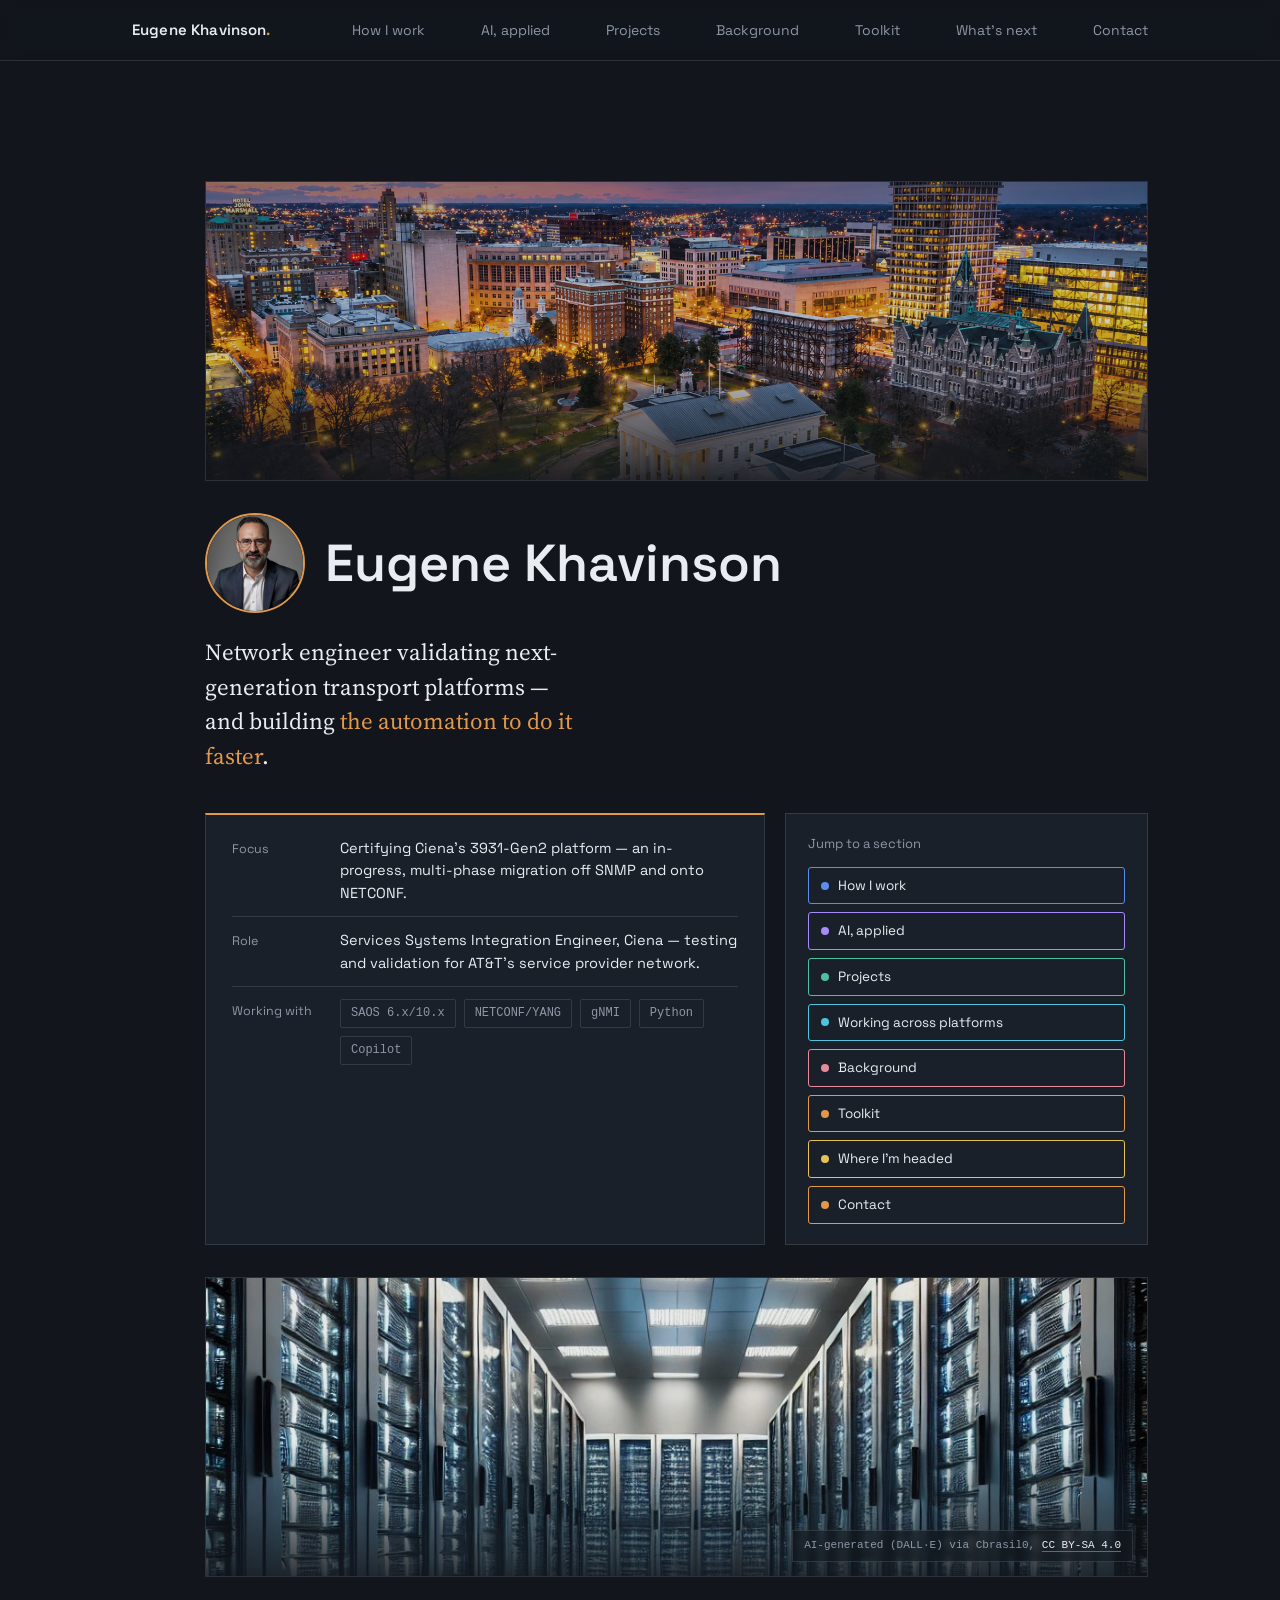
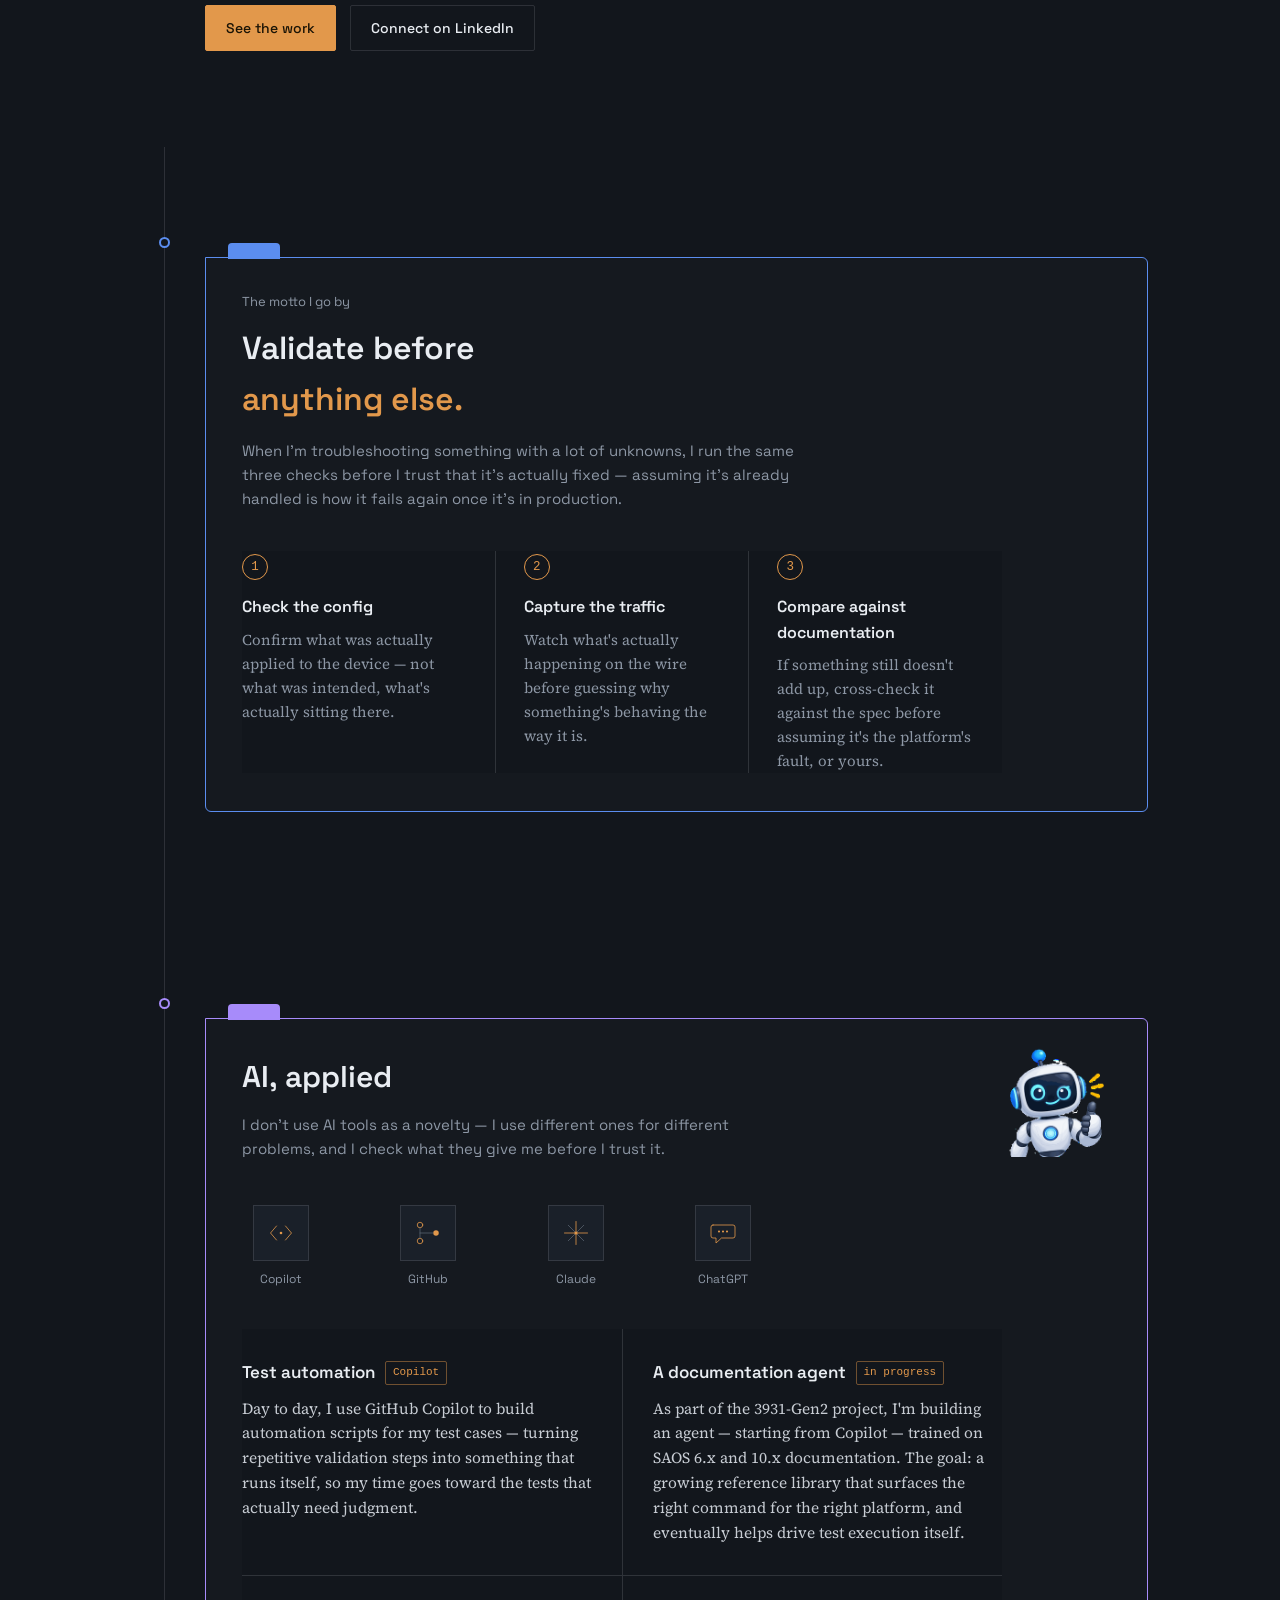
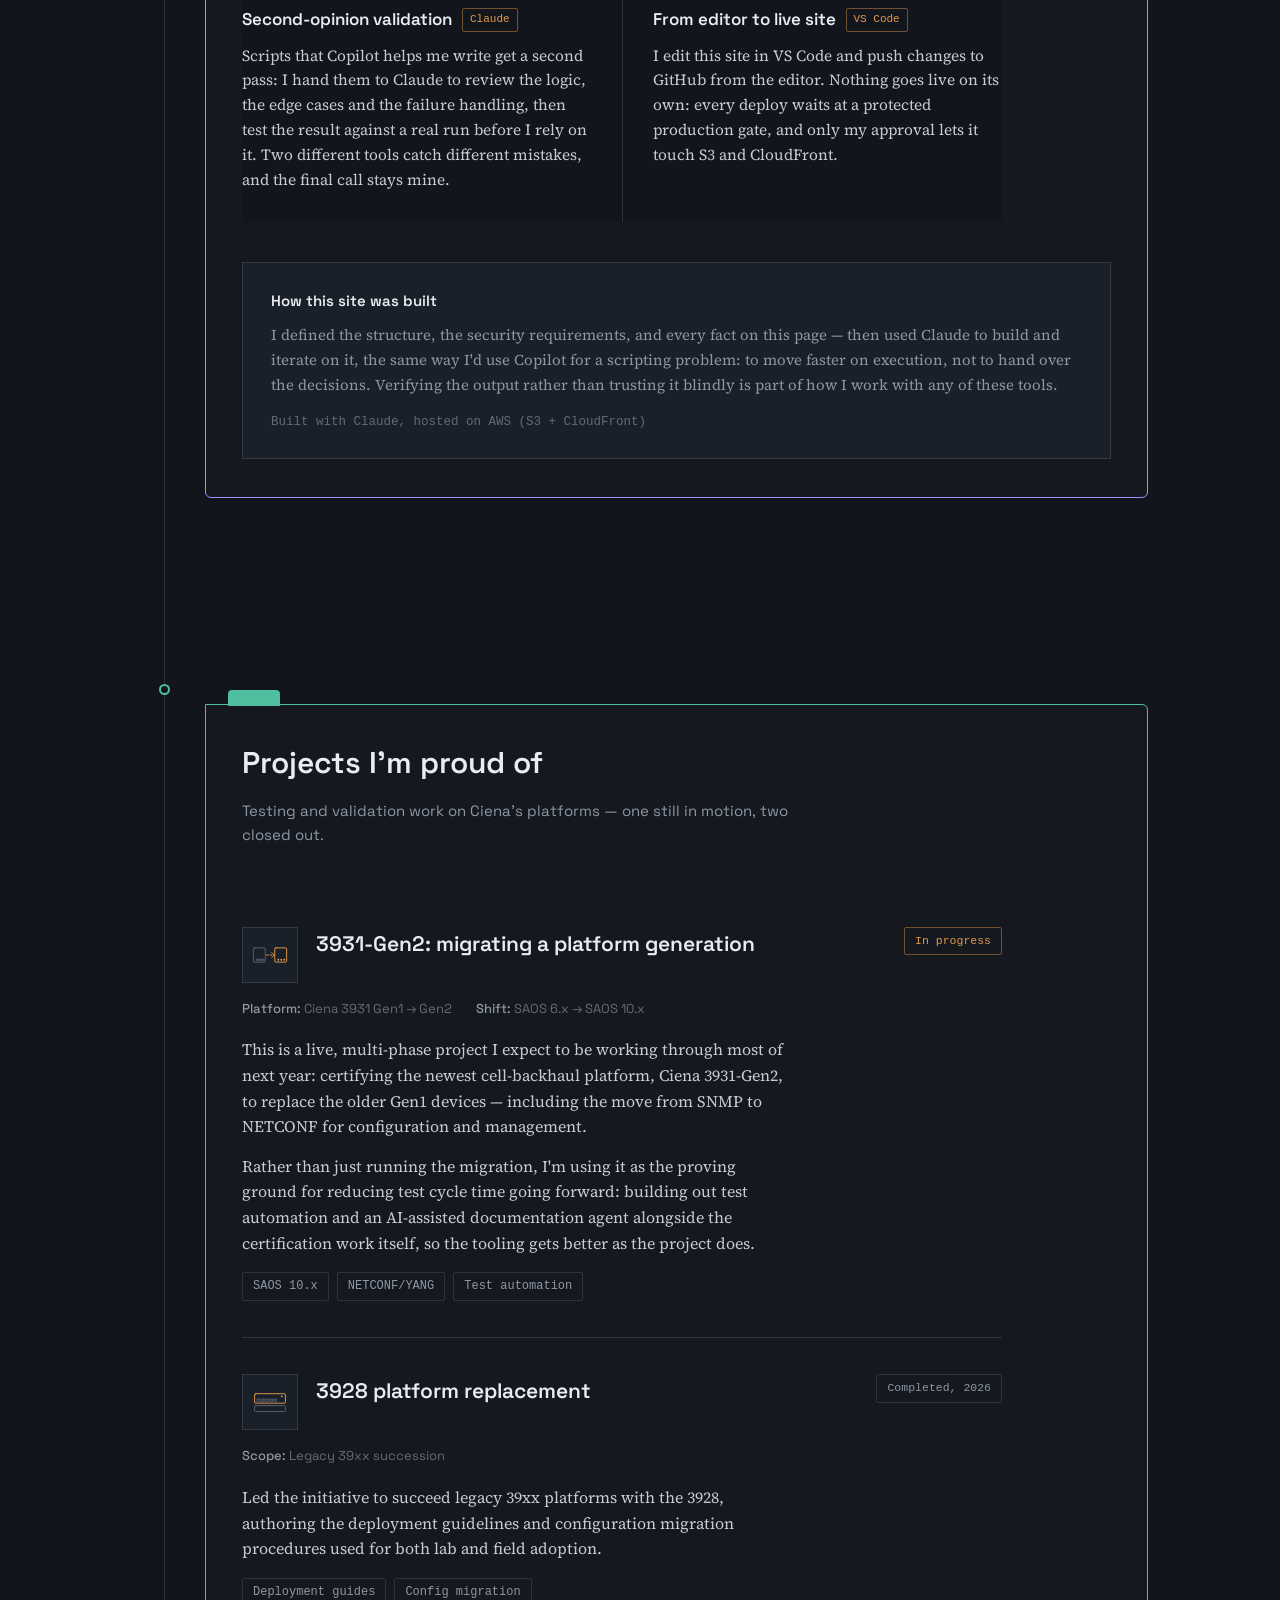
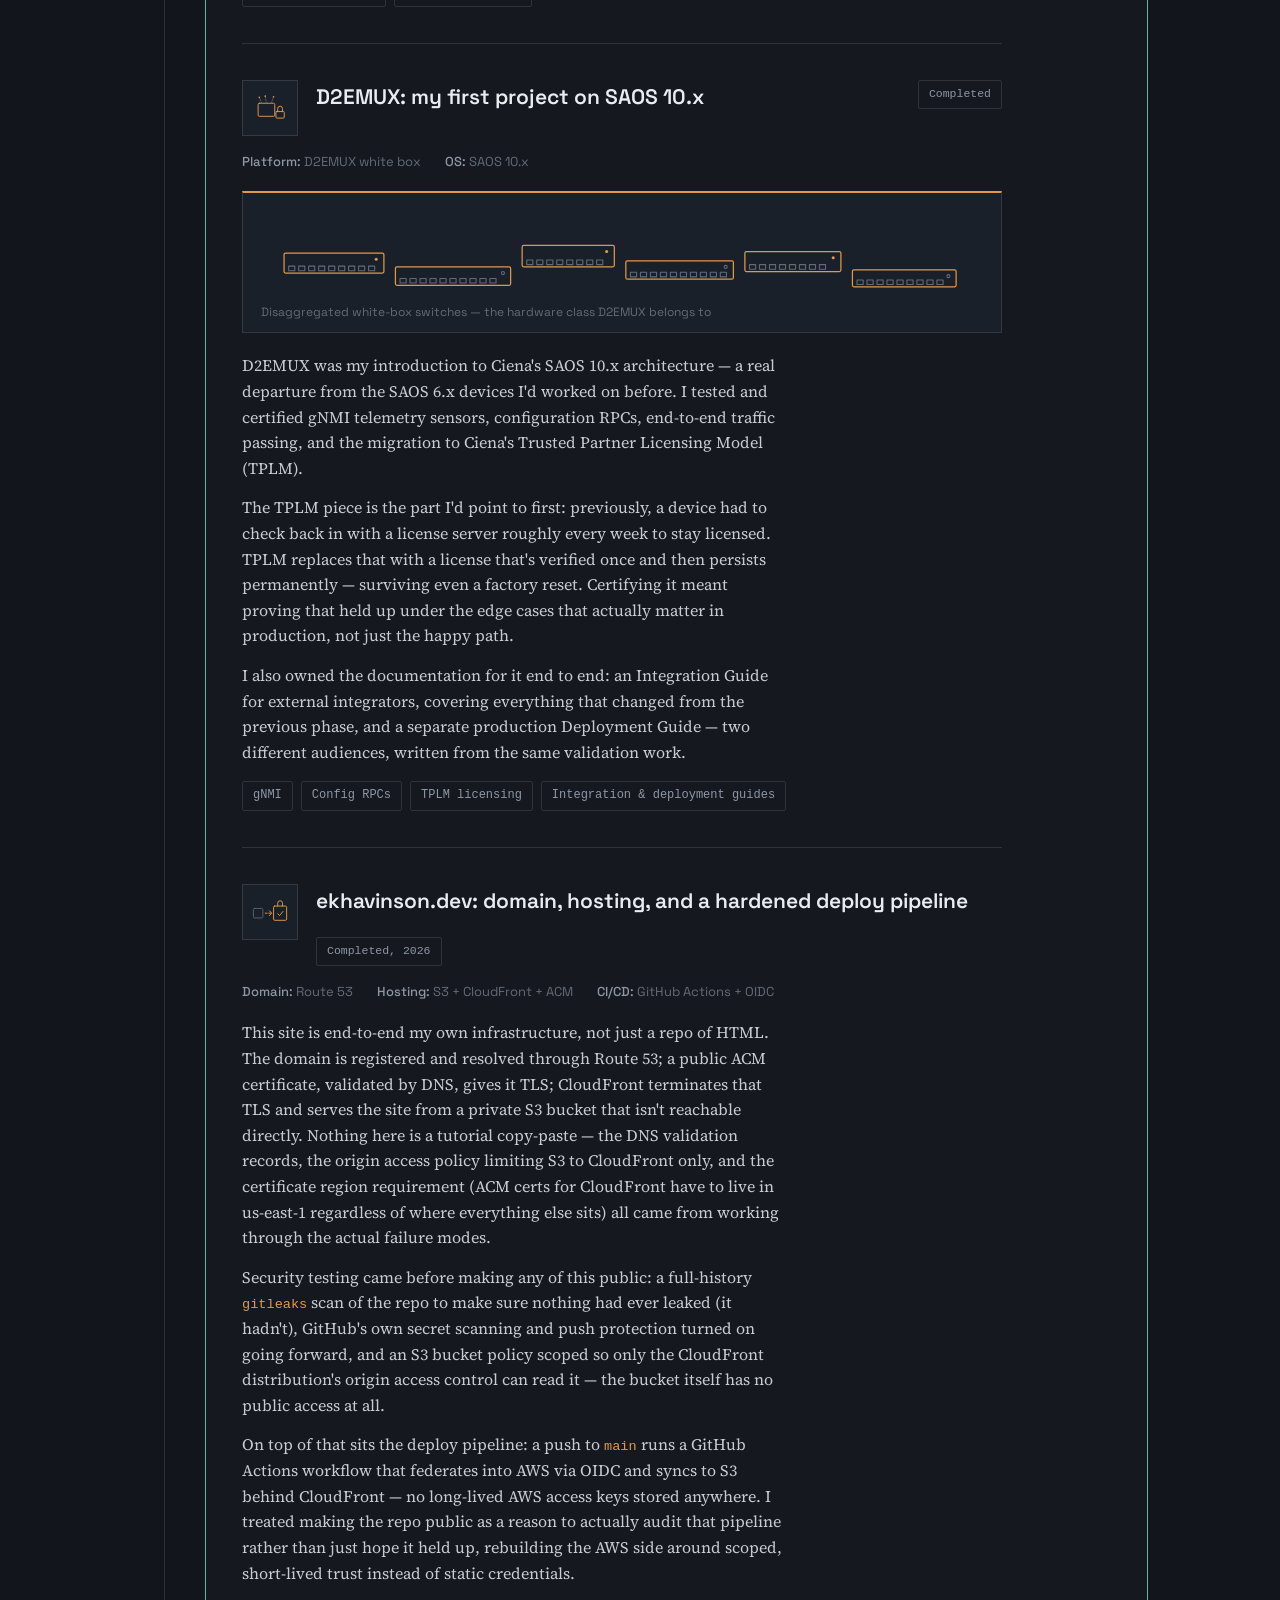
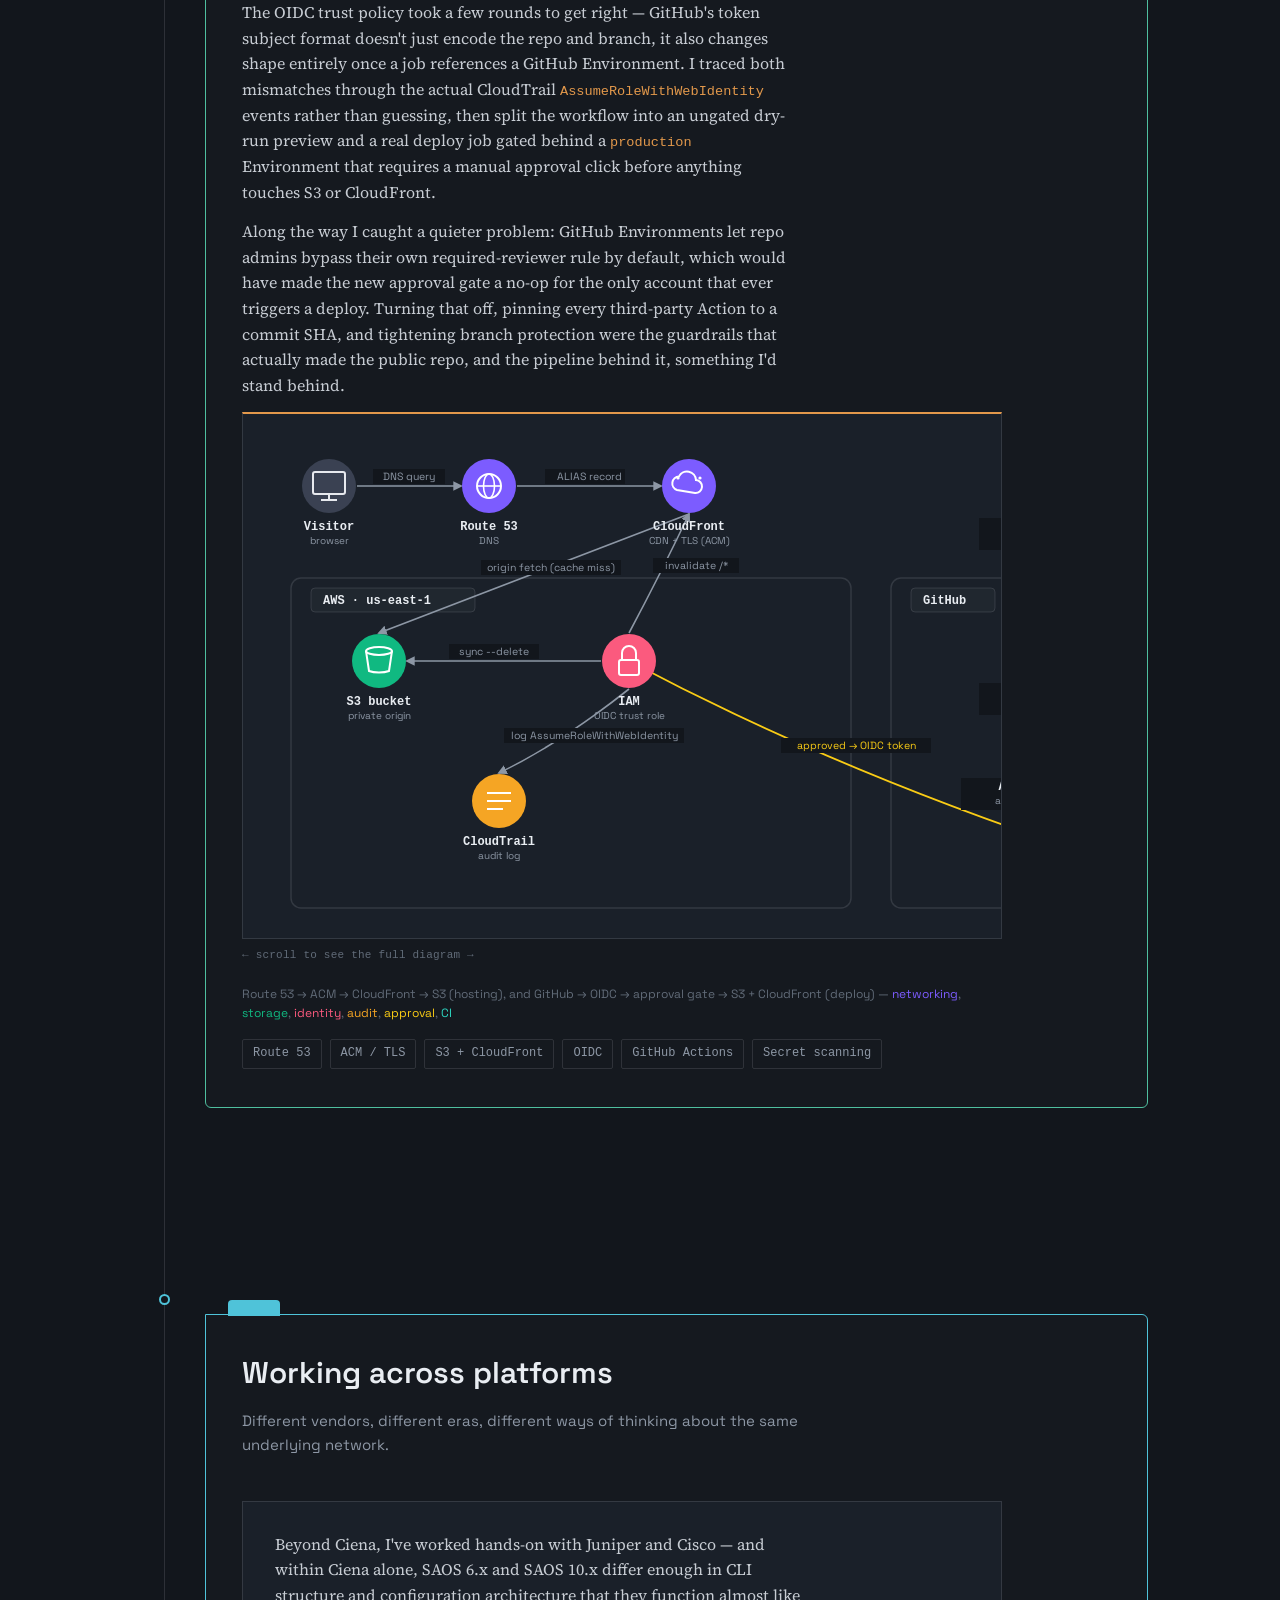
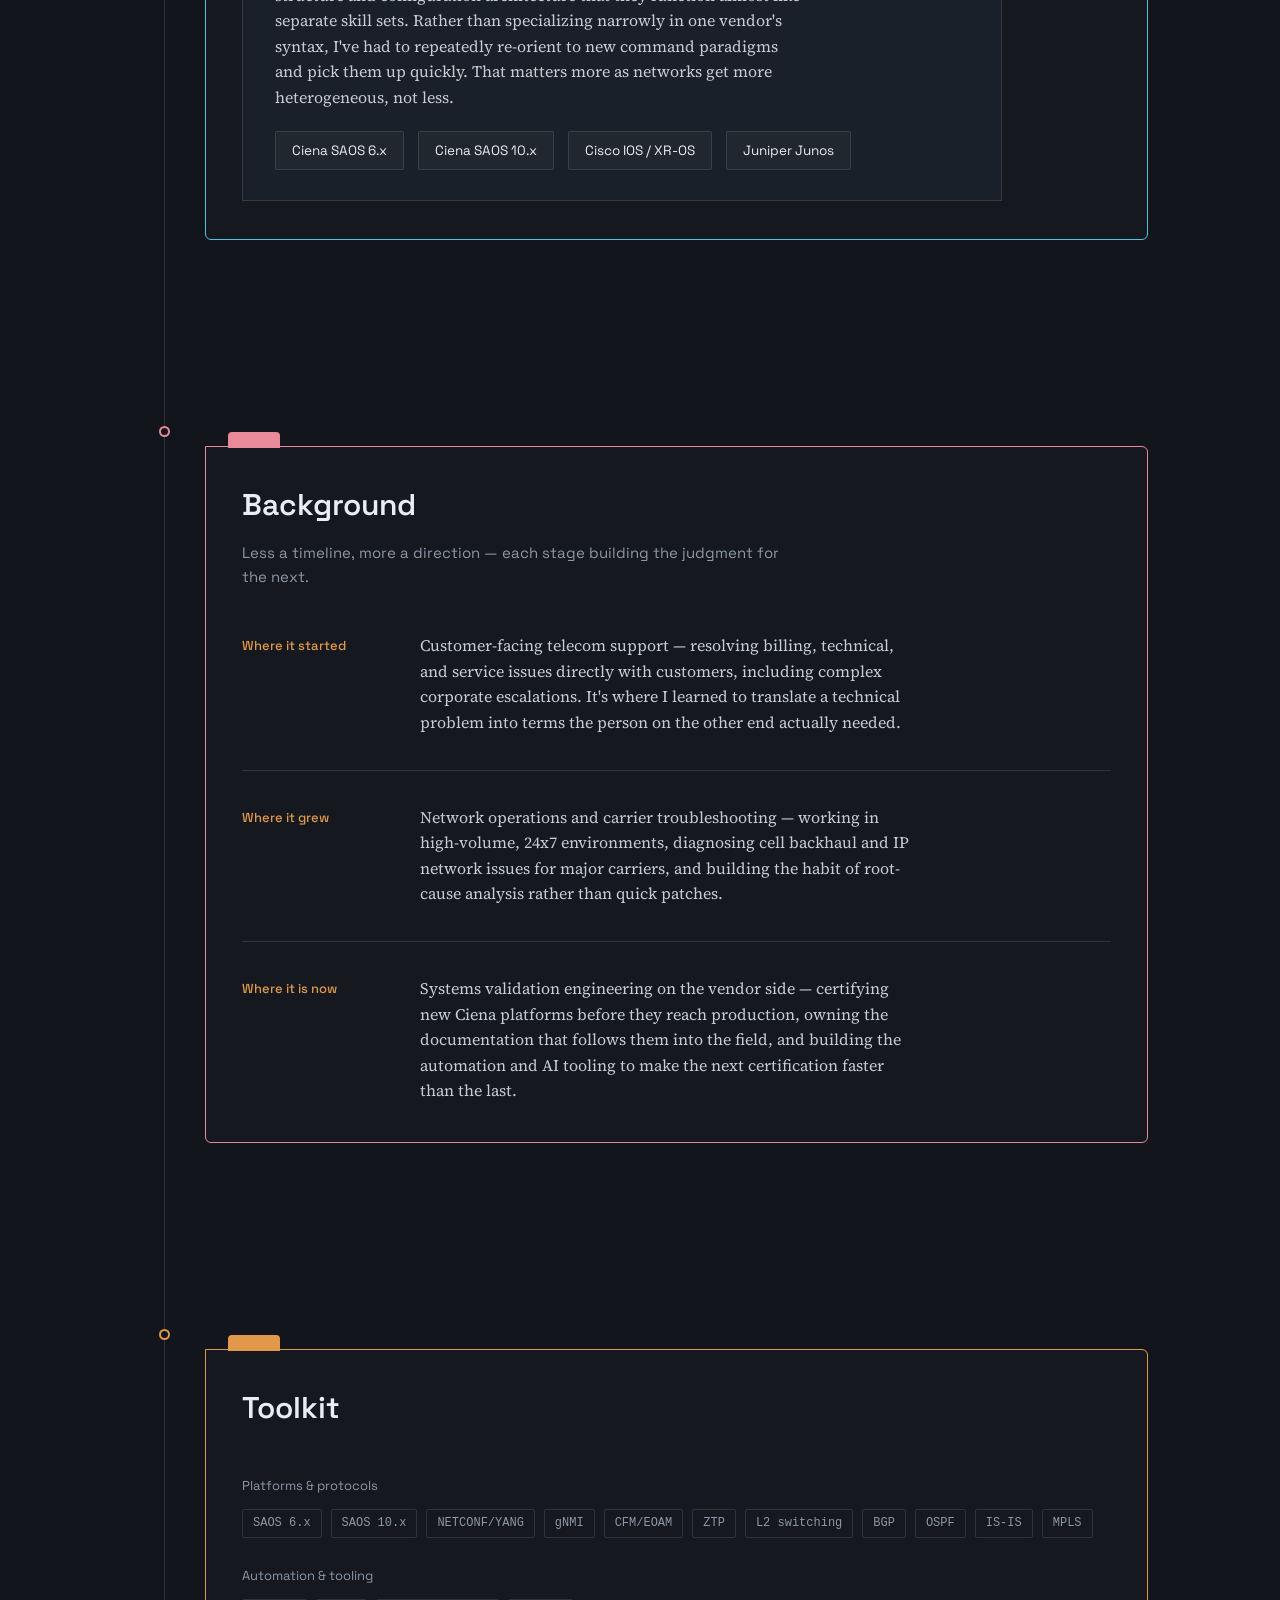
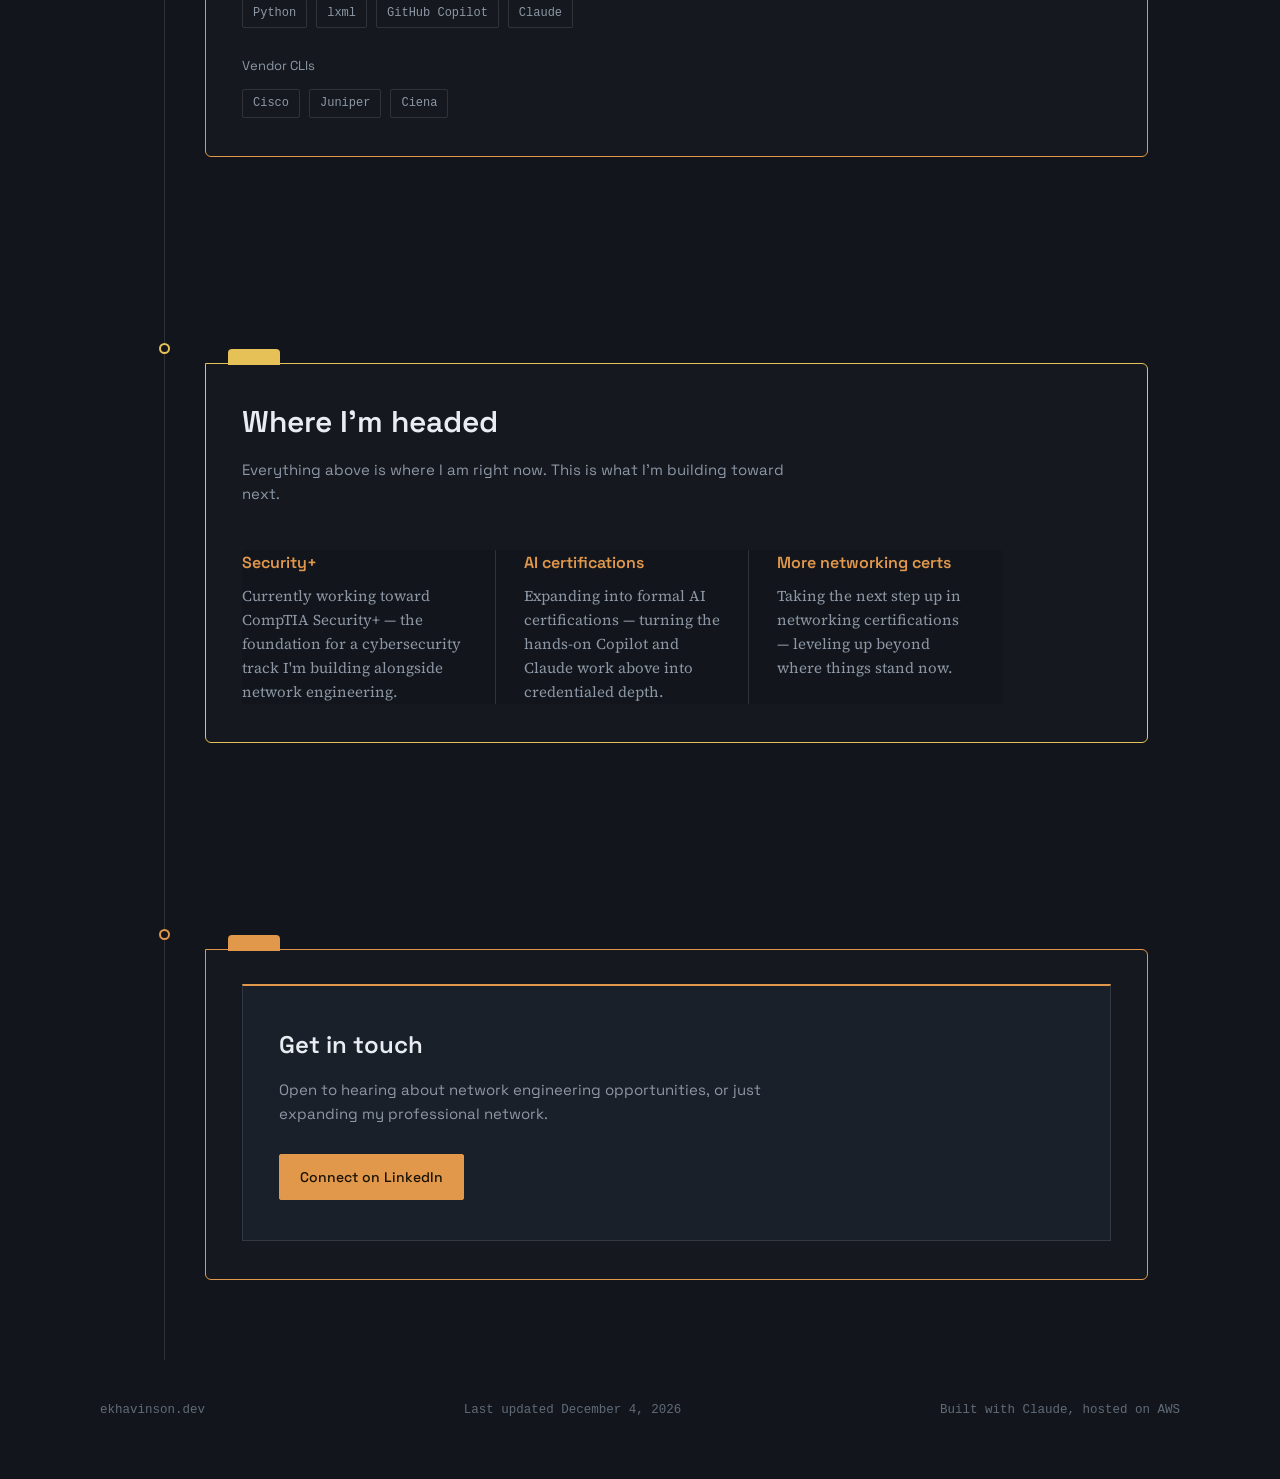
<file: site/index.html>
<!DOCTYPE html>
<html lang="en">
<head>
<meta charset="UTF-8">
<meta name="viewport" content="width=device-width, initial-scale=1">
<title>Eugene Khavinson — Network Engineer</title>
<link rel="icon" href="data:image/svg+xml,%3Csvg xmlns='http://www.w3.org/2000/svg' viewBox='0 0 64 64'%3E%3Crect width='64' height='64' rx='12' fill='%2312161c'/%3E%3Ccircle cx='32' cy='32' r='13' fill='%23e2984b'/%3E%3C/svg%3E">
<meta name="description" content="Network engineer validating next-generation transport platforms, and building the automation and AI tooling to do it faster.">

<!-- Open Graph / social share preview -->
<meta property="og:type" content="website">
<meta property="og:url" content="https://ekhavinson.dev/">
<meta property="og:title" content="Eugene Khavinson — Network Engineer">
<meta property="og:description" content="Network engineer validating next-generation transport platforms, and building the automation and AI tooling to do it faster.">
<meta property="og:image" content="https://ekhavinson.dev/og-image.jpg">
<meta property="og:image:width" content="1200">
<meta property="og:image:height" content="630">
<meta name="twitter:card" content="summary_large_image">
<meta name="twitter:title" content="Eugene Khavinson — Network Engineer">
<meta name="twitter:description" content="Network engineer validating next-generation transport platforms, and building the automation and AI tooling to do it faster.">
<meta name="twitter:image" content="https://ekhavinson.dev/og-image.jpg">
<link rel="preconnect" href="https://fonts.googleapis.com">
<link rel="preconnect" href="https://fonts.gstatic.com" crossorigin>
<link href="https://fonts.googleapis.com/css2?family=Space+Grotesk:wght@400;500;600;700&family=Source+Serif+4:opsz,wght@8..60,400;8..60,500;8..60,600&display=swap" rel="stylesheet">
<link rel="stylesheet" href="styles.css">
</head>
<body>

<header class="site-nav">
  <div class="nav-inner">
    <div class="brand">Eugene Khavinson<span>.</span></div>
    <nav class="links">
      <a href="#method">How I work</a>
      <a href="#ai">AI, applied</a>
      <a href="#work">Projects</a>
      <a href="#background">Background</a>
      <a href="#toolkit">Toolkit</a>
      <a href="#next">What's next</a>
      <a href="#contact">Contact</a>
    </nav>
  </div>
</header>

<div class="wrap">

  <!-- HERO -->
  <section class="rail-section hero-section">
    <div class="hero-photo">
      <img src="richmond-hero.jpg" alt="Aerial dusk view of downtown Richmond, Virginia">
    </div>

    <div class="hero-content">
      <div class="hero-identity">
        <img class="headshot" src="headshot.jpg" alt="Eugene Khavinson">
        <h1 class="hero-name">Eugene Khavinson</h1>
      </div>
      <p class="hero-role">Network engineer validating next-generation transport platforms — and building <em>the automation to do it faster</em>.</p>

      <div class="status-row-wrap">
        <div class="status-panel">
          <div class="status-row">
            <div class="status-label">Focus</div>
            <div class="status-value">Certifying Ciena's 3931-Gen2 platform — an in-progress, multi-phase migration off SNMP and onto NETCONF.</div>
          </div>
          <div class="status-row">
            <div class="status-label">Role</div>
            <div class="status-value">Services Systems Integration Engineer, Ciena — testing and validation for AT&amp;T's service provider network.</div>
          </div>
          <div class="status-row">
            <div class="status-label">Working with</div>
            <div class="status-value">
              <div class="tags tags-flush">
                <span class="tag-chip">SAOS 6.x/10.x</span>
                <span class="tag-chip">NETCONF/YANG</span>
                <span class="tag-chip">gNMI</span>
                <span class="tag-chip">Python</span>
                <span class="tag-chip">Copilot</span>
              </div>
            </div>
          </div>
        </div>

        <div class="toc-box">
          <p class="toc-label">Jump to a section</p>
          <div class="toc-links">
            <a class="toc-link toc-blue" href="#method"><span class="toc-dot"></span>How I work</a>
            <a class="toc-link toc-violet" href="#ai"><span class="toc-dot"></span>AI, applied</a>
            <a class="toc-link toc-teal" href="#work"><span class="toc-dot"></span>Projects</a>
            <a class="toc-link toc-cyan" href="#platforms"><span class="toc-dot"></span>Working across platforms</a>
            <a class="toc-link toc-rose" href="#background"><span class="toc-dot"></span>Background</a>
            <a class="toc-link toc-copper" href="#toolkit"><span class="toc-dot"></span>Toolkit</a>
            <a class="toc-link toc-gold" href="#next"><span class="toc-dot"></span>Where I'm headed</a>
            <a class="toc-link toc-copper" href="#contact"><span class="toc-dot"></span>Contact</a>
          </div>
        </div>
      </div>

      <div class="dc-photo">
        <img src="datacenter-aisle.jpg" alt="AI-generated illustrative rendering of a modern data center server aisle" loading="lazy">
        <span class="hero-photo-credit">AI-generated (DALL·E) via Cbrasil0, <a href="https://creativecommons.org/licenses/by-sa/4.0/" target="_blank" rel="noopener">CC BY-SA 4.0</a></span>
      </div>

      <div class="hero-links">
        <a class="btn primary" href="#work">See the work</a>
        <a class="btn" href="https://www.linkedin.com/in/eugene-khavinson/" target="_blank" rel="noopener">Connect on LinkedIn</a>
      </div>
    </div>
  </section>

  <!-- METHOD / MOTTO -->
  <section class="rail-section" id="method" data-tab="blue">
    <span class="hop"></span>
    <div class="tab-frame">
    <p class="motto-label">The motto I go by</p>
    <p class="motto">Validate before <span class="accent">anything else.</span></p>
    <p class="method-intro">When I'm troubleshooting something with a lot of unknowns, I run the same three checks before I trust that it's actually fixed — assuming it's already handled is how it fails again once it's in production.</p>
    <div class="method-steps">
      <div class="method-step">
        <span class="step-num">1</span>
        <h3>Check the config</h3>
        <p>Confirm what was actually applied to the device — not what was intended, what's actually sitting there.</p>
      </div>
      <div class="method-step">
        <span class="step-num">2</span>
        <h3>Capture the traffic</h3>
        <p>Watch what's actually happening on the wire before guessing why something's behaving the way it is.</p>
      </div>
      <div class="method-step">
        <span class="step-num">3</span>
        <h3>Compare against documentation</h3>
        <p>If something still doesn't add up, cross-check it against the spec before assuming it's the platform's fault, or yours.</p>
      </div>
    </div>
  
    </div></section>

  <!-- AI, APPLIED -->
  <section class="rail-section" id="ai" data-tab="violet">
    <span class="hop"></span>
    <div class="tab-frame">
    <div class="section-head-row">
      <div class="section-head section-head-flush">
        <h2>AI, applied</h2>
        <p>I don't use AI tools as a novelty — I use different ones for different problems, and I check what they give me before I trust it.</p>
      </div>
      <div class="bot-mascot" aria-hidden="true">
        <img src="bot-wink.gif" alt="">
      </div>
    </div>
    <div class="spacer-44"></div>

    <div class="tools-row">
      <div class="tool-item" data-tip="Finishes my sentences. Usually correctly.">
        <div class="tool-icon">
          <svg viewBox="0 0 64 64" xmlns="http://www.w3.org/2000/svg" role="img" aria-label="GitHub Copilot">
            <path class="icon-stroke" d="M23,18 L11,32 L23,46"/>
            <path class="icon-stroke" d="M41,18 L53,32 L41,46"/>
            <circle class="icon-dot" cx="32" cy="32" r="2.6"/>
          </svg>
        </div>
        <span class="tool-label">Copilot</span>
      </div>
      <div class="tool-item" data-tip="Where the receipts live.">
        <div class="tool-icon">
          <svg viewBox="0 0 64 64" xmlns="http://www.w3.org/2000/svg" role="img" aria-label="GitHub">
            <circle class="icon-stroke" cx="16" cy="16" r="5.5"/>
            <circle class="icon-stroke" cx="16" cy="48" r="5.5"/>
            <circle class="icon-dot" cx="48" cy="32" r="5.5"/>
            <path class="icon-stroke-dim" d="M16,21.5 L16,42.5"/>
            <path class="icon-stroke-dim" d="M16,32 L42.5,32"/>
          </svg>
        </div>
        <span class="tool-label">GitHub</span>
      </div>
      <div class="tool-item" data-tip="Built this site. Got fact-checked the whole time.">
        <div class="tool-icon">
          <svg viewBox="0 0 64 64" xmlns="http://www.w3.org/2000/svg" role="img" aria-label="Claude">
            <path class="icon-stroke" d="M32,9 L32,55"/>
            <path class="icon-stroke" d="M9,32 L55,32"/>
            <path class="icon-stroke-dim" d="M16.5,16.5 L47.5,47.5"/>
            <path class="icon-stroke-dim" d="M47.5,16.5 L16.5,47.5"/>
            <circle class="icon-dot" cx="32" cy="32" r="3.2"/>
          </svg>
        </div>
        <span class="tool-label">Claude</span>
      </div>
      <div class="tool-item" data-tip="Good for a second opinion.">
        <div class="tool-icon">
          <svg viewBox="0 0 64 64" xmlns="http://www.w3.org/2000/svg" role="img" aria-label="ChatGPT">
            <path class="icon-stroke" d="M12,16 h40 a4,4 0 0 1 4,4 v18 a4,4 0 0 1 -4,4 h-23 l-11,10 v-10 h-6 a4,4 0 0 1 -4,-4 v-18 a4,4 0 0 1 4,-4 z"/>
            <circle class="icon-dot" cx="24" cy="29" r="2.1"/>
            <circle class="icon-dot" cx="32" cy="29" r="2.1"/>
            <circle class="icon-dot" cx="40" cy="29" r="2.1"/>
          </svg>
        </div>
        <span class="tool-label">ChatGPT</span>
      </div>
    </div>

    <div class="ai-grid">
      <div class="ai-card">
        <h3>Test automation <span class="tag">Copilot</span></h3>
        <p>Day to day, I use GitHub Copilot to build automation scripts for my test cases — turning repetitive validation steps into something that runs itself, so my time goes toward the tests that actually need judgment.</p>
      </div>
      <div class="ai-card">
        <h3>A documentation agent <span class="tag">in progress</span></h3>
        <p>As part of the 3931-Gen2 project, I'm building an agent — starting from Copilot — trained on SAOS 6.x and 10.x documentation. The goal: a growing reference library that surfaces the right command for the right platform, and eventually helps drive test execution itself.</p>
      </div>
      <div class="ai-card">
        <h3>Second-opinion validation <span class="tag">Claude</span></h3>
        <p>Scripts that Copilot helps me write get a second pass: I hand them to Claude to review the logic, the edge cases and the failure handling, then test the result against a real run before I rely on it. Two different tools catch different mistakes, and the final call stays mine.</p>
      </div>
      <div class="ai-card">
        <h3>From editor to live site <span class="tag">VS Code</span></h3>
        <p>I edit this site in VS Code and push changes to GitHub from the editor. Nothing goes live on its own: every deploy waits at a protected production gate, and only my approval lets it touch S3 and CloudFront.</p>
      </div>
    </div>

    <div class="built-with">
      <h3>How this site was built</h3>
      <p>I defined the structure, the security requirements, and every fact on this page — then used Claude to build and iterate on it, the same way I'd use Copilot for a scripting problem: to move faster on execution, not to hand over the decisions. Verifying the output rather than trusting it blindly is part of how I work with any of these tools.</p>
      <div class="stack-line">Built with Claude, hosted on AWS (S3 + CloudFront)</div>
    </div>
  
    </div></section>

  <!-- CASE STUDIES -->
  <section class="rail-section" id="work" data-tab="teal">
    <span class="hop"></span>
    <div class="tab-frame">
    <div class="section-head">
      <h2>Projects I'm proud of</h2>
      <p>Testing and validation work on Ciena's platforms — one still in motion, two closed out.</p>
    </div>

    <div class="case">
      <div class="case-top">
        <div class="case-icon">
          <svg viewBox="0 0 64 64" xmlns="http://www.w3.org/2000/svg" role="img" aria-label="Platform migration diagram">
            <rect class="icon-stroke-dim" x="4" y="20" width="20" height="24" rx="2"/>
            <circle class="icon-stroke-dim" cx="10" cy="40" r="1.6"/>
            <circle class="icon-stroke-dim" cx="15" cy="40" r="1.6"/>
            <circle class="icon-stroke-dim" cx="20" cy="40" r="1.6"/>
            <rect class="icon-stroke" x="40" y="20" width="20" height="24" rx="2"/>
            <circle class="icon-dot" cx="46" cy="40" r="1.6"/>
            <circle class="icon-dot" cx="51" cy="40" r="1.6"/>
            <circle class="icon-dot" cx="56" cy="40" r="1.6"/>
            <path class="icon-stroke" d="M26,32 L38,32" stroke-dasharray="3 3"/>
            <path class="icon-stroke" d="M35,28 L39,32 L35,36"/>
          </svg>
        </div>
        <div class="case-head">
          <h3>3931-Gen2: migrating a platform generation</h3>
          <span class="case-status live">In progress</span>
        </div>
      </div>
      <div class="case-meta"><span><b>Platform:</b> Ciena 3931 Gen1 → Gen2</span><span><b>Shift:</b> SAOS 6.x → SAOS 10.x</span></div>
      <p>This is a live, multi-phase project I expect to be working through most of next year: certifying the newest cell-backhaul platform, Ciena 3931-Gen2, to replace the older Gen1 devices — including the move from SNMP to NETCONF for configuration and management.</p>
      <p>Rather than just running the migration, I'm using it as the proving ground for reducing test cycle time going forward: building out test automation and an AI-assisted documentation agent alongside the certification work itself, so the tooling gets better as the project does.</p>
      <div class="tags">
        <span class="tag-chip">SAOS 10.x</span>
        <span class="tag-chip">NETCONF/YANG</span>
        <span class="tag-chip">Test automation</span>
      </div>
    </div>

    <div class="case">
      <div class="case-top">
        <div class="case-icon">
          <svg viewBox="0 0 64 64" xmlns="http://www.w3.org/2000/svg" role="img" aria-label="Rack device schematic">
            <rect class="icon-stroke" x="6" y="18" width="52" height="16" rx="2"/>
            <circle class="icon-dot" cx="52" cy="22.5" r="1.6"/>
            <rect class="icon-stroke-dim" x="11" y="27" width="4" height="4"/>
            <rect class="icon-stroke-dim" x="18" y="27" width="4" height="4"/>
            <rect class="icon-stroke-dim" x="25" y="27" width="4" height="4"/>
            <rect class="icon-stroke-dim" x="32" y="27" width="4" height="4"/>
            <rect class="icon-stroke-dim" x="39" y="27" width="4" height="4"/>
            <rect class="icon-stroke-dim" x="6" y="38" width="52" height="10" rx="2"/>
          </svg>
        </div>
        <div class="case-head">
          <h3>3928 platform replacement</h3>
          <span class="case-status">Completed, 2026</span>
        </div>
      </div>
      <div class="case-meta"><span><b>Scope:</b> Legacy 39xx succession</span></div>
      <p>Led the initiative to succeed legacy 39xx platforms with the 3928, authoring the deployment guidelines and configuration migration procedures used for both lab and field adoption.</p>
      <div class="tags">
        <span class="tag-chip">Deployment guides</span>
        <span class="tag-chip">Config migration</span>
      </div>
    </div>

    <div class="case">
      <div class="case-top">
        <div class="case-icon">
          <svg viewBox="0 0 64 64" xmlns="http://www.w3.org/2000/svg" role="img" aria-label="Telemetry and licensing schematic">
            <rect class="icon-stroke" x="12" y="24" width="28" height="22" rx="2"/>
            <path class="icon-stroke-dim" d="M18,24 L14,14" stroke-dasharray="2 2.4"/>
            <path class="icon-stroke-dim" d="M26,24 L24,12" stroke-dasharray="2 2.4"/>
            <path class="icon-stroke-dim" d="M34,24 L38,13" stroke-dasharray="2 2.4"/>
            <circle class="icon-dot" cx="14" cy="14" r="1.4"/>
            <circle class="icon-dot" cx="24" cy="12" r="1.4"/>
            <circle class="icon-dot" cx="38" cy="13" r="1.4"/>
            <rect class="icon-stroke" x="42" y="38" width="14" height="11" rx="1.5"/>
            <path class="icon-stroke" d="M45,38 L45,33 a4,4 0 0 1 8,0 L53,38"/>
          </svg>
        </div>
        <div class="case-head">
          <h3>D2EMUX: my first project on SAOS 10.x</h3>
          <span class="case-status">Completed</span>
        </div>
      </div>
      <div class="case-meta"><span><b>Platform:</b> D2EMUX white box</span><span><b>OS:</b> SAOS 10.x</span></div>
      <div class="whitebox-graphic">
        <svg viewBox="0 0 940 115" xmlns="http://www.w3.org/2000/svg" role="img" aria-label="Illustration of stacked white-box network switches">
          <g>
    <rect class="icon-stroke" x="30" y="60" width="130" height="26" rx="2"/>
    <rect class="icon-stroke-dim" x="36" y="77" width="8" height="6"/><rect class="icon-stroke-dim" x="49" y="77" width="8" height="6"/><rect class="icon-stroke-dim" x="62" y="77" width="8" height="6"/><rect class="icon-stroke-dim" x="75" y="77" width="8" height="6"/><rect class="icon-stroke-dim" x="88" y="77" width="8" height="6"/><rect class="icon-stroke-dim" x="101" y="77" width="8" height="6"/><rect class="icon-stroke-dim" x="114" y="77" width="8" height="6"/><rect class="icon-stroke-dim" x="127" y="77" width="8" height="6"/><rect class="icon-stroke-dim" x="140" y="77" width="8" height="6"/>
    <circle class="icon-dot" cx="150" cy="68" r="2"/>
  </g>
<g>
    <rect class="icon-stroke" x="175" y="78" width="150" height="24" rx="2"/>
    <rect class="icon-stroke-dim" x="181" y="93" width="8" height="6"/><rect class="icon-stroke-dim" x="194" y="93" width="8" height="6"/><rect class="icon-stroke-dim" x="207" y="93" width="8" height="6"/><rect class="icon-stroke-dim" x="220" y="93" width="8" height="6"/><rect class="icon-stroke-dim" x="233" y="93" width="8" height="6"/><rect class="icon-stroke-dim" x="246" y="93" width="8" height="6"/><rect class="icon-stroke-dim" x="259" y="93" width="8" height="6"/><rect class="icon-stroke-dim" x="272" y="93" width="8" height="6"/><rect class="icon-stroke-dim" x="285" y="93" width="8" height="6"/><rect class="icon-stroke-dim" x="298" y="93" width="8" height="6"/>
    <circle class="icon-stroke-dim" cx="315" cy="86" r="2"/>
  </g>
<g>
    <rect class="icon-stroke" x="340" y="50" width="120" height="28" rx="2"/>
    <rect class="icon-stroke-dim" x="346" y="69" width="8" height="6"/><rect class="icon-stroke-dim" x="359" y="69" width="8" height="6"/><rect class="icon-stroke-dim" x="372" y="69" width="8" height="6"/><rect class="icon-stroke-dim" x="385" y="69" width="8" height="6"/><rect class="icon-stroke-dim" x="398" y="69" width="8" height="6"/><rect class="icon-stroke-dim" x="411" y="69" width="8" height="6"/><rect class="icon-stroke-dim" x="424" y="69" width="8" height="6"/><rect class="icon-stroke-dim" x="437" y="69" width="8" height="6"/>
    <circle class="icon-dot" cx="450" cy="58" r="2"/>
  </g>
<g>
    <rect class="icon-stroke" x="475" y="70" width="140" height="24" rx="2"/>
    <rect class="icon-stroke-dim" x="481" y="85" width="8" height="6"/><rect class="icon-stroke-dim" x="494" y="85" width="8" height="6"/><rect class="icon-stroke-dim" x="507" y="85" width="8" height="6"/><rect class="icon-stroke-dim" x="520" y="85" width="8" height="6"/><rect class="icon-stroke-dim" x="533" y="85" width="8" height="6"/><rect class="icon-stroke-dim" x="546" y="85" width="8" height="6"/><rect class="icon-stroke-dim" x="559" y="85" width="8" height="6"/><rect class="icon-stroke-dim" x="572" y="85" width="8" height="6"/><rect class="icon-stroke-dim" x="585" y="85" width="8" height="6"/><rect class="icon-stroke-dim" x="598" y="85" width="8" height="6"/>
    <circle class="icon-stroke-dim" cx="605" cy="78" r="2"/>
  </g>
<g>
    <rect class="icon-stroke" x="630" y="58" width="125" height="26" rx="2"/>
    <rect class="icon-stroke-dim" x="636" y="75" width="8" height="6"/><rect class="icon-stroke-dim" x="649" y="75" width="8" height="6"/><rect class="icon-stroke-dim" x="662" y="75" width="8" height="6"/><rect class="icon-stroke-dim" x="675" y="75" width="8" height="6"/><rect class="icon-stroke-dim" x="688" y="75" width="8" height="6"/><rect class="icon-stroke-dim" x="701" y="75" width="8" height="6"/><rect class="icon-stroke-dim" x="714" y="75" width="8" height="6"/><rect class="icon-stroke-dim" x="727" y="75" width="8" height="6"/>
    <circle class="icon-dot" cx="745" cy="66" r="2"/>
  </g>
<g>
    <rect class="icon-stroke" x="770" y="82" width="135" height="22" rx="2"/>
    <rect class="icon-stroke-dim" x="776" y="95" width="8" height="6"/><rect class="icon-stroke-dim" x="789" y="95" width="8" height="6"/><rect class="icon-stroke-dim" x="802" y="95" width="8" height="6"/><rect class="icon-stroke-dim" x="815" y="95" width="8" height="6"/><rect class="icon-stroke-dim" x="828" y="95" width="8" height="6"/><rect class="icon-stroke-dim" x="841" y="95" width="8" height="6"/><rect class="icon-stroke-dim" x="854" y="95" width="8" height="6"/><rect class="icon-stroke-dim" x="867" y="95" width="8" height="6"/><rect class="icon-stroke-dim" x="880" y="95" width="8" height="6"/>
    <circle class="icon-stroke-dim" cx="895" cy="90" r="2"/>
  </g>
        </svg>
        <div class="whitebox-caption">Disaggregated white-box switches — the hardware class D2EMUX belongs to</div>
      </div>
      <p>D2EMUX was my introduction to Ciena's SAOS 10.x architecture — a real departure from the SAOS 6.x devices I'd worked on before. I tested and certified gNMI telemetry sensors, configuration RPCs, end-to-end traffic passing, and the migration to Ciena's Trusted Partner Licensing Model (TPLM).</p>
      <p>The TPLM piece is the part I'd point to first: previously, a device had to check back in with a license server roughly every week to stay licensed. TPLM replaces that with a license that's verified once and then persists permanently — surviving even a factory reset. Certifying it meant proving that held up under the edge cases that actually matter in production, not just the happy path.</p>
      <p>I also owned the documentation for it end to end: an Integration Guide for external integrators, covering everything that changed from the previous phase, and a separate production Deployment Guide — two different audiences, written from the same validation work.</p>
      <div class="tags">
        <span class="tag-chip">gNMI</span>
        <span class="tag-chip">Config RPCs</span>
        <span class="tag-chip">TPLM licensing</span>
        <span class="tag-chip">Integration &amp; deployment guides</span>
      </div>
    </div>

    <div class="case">
      <div class="case-top">
        <div class="case-icon">
          <svg viewBox="0 0 64 64" xmlns="http://www.w3.org/2000/svg" role="img" aria-label="Trust and approval gate schematic">
            <rect class="icon-stroke-dim" x="4" y="26" width="16" height="16" rx="2"/>
            <path class="icon-stroke" d="M24,34 L34,34" stroke-dasharray="3 3"/>
            <path class="icon-stroke" d="M31,30 L35,34 L31,38"/>
            <rect class="icon-stroke" x="38" y="22" width="22" height="24" rx="2"/>
            <path class="icon-stroke" d="M45,22 L45,17 a4,4 0 0 1 8,0 L53,22"/>
            <path class="icon-stroke" d="M45,35 L48,38 L54,31"/>
          </svg>
        </div>
        <div class="case-head">
          <h3>ekhavinson.dev: domain, hosting, and a hardened deploy pipeline</h3>
          <span class="case-status">Completed, 2026</span>
        </div>
      </div>
      <div class="case-meta"><span><b>Domain:</b> Route 53</span><span><b>Hosting:</b> S3 + CloudFront + ACM</span><span><b>CI/CD:</b> GitHub Actions + OIDC</span></div>
      <p>This site is end-to-end my own infrastructure, not just a repo of HTML. The domain is registered and resolved through Route 53; a public ACM certificate, validated by DNS, gives it TLS; CloudFront terminates that TLS and serves the site from a private S3 bucket that isn't reachable directly. Nothing here is a tutorial copy-paste — the DNS validation records, the origin access policy limiting S3 to CloudFront only, and the certificate region requirement (ACM certs for CloudFront have to live in us-east-1 regardless of where everything else sits) all came from working through the actual failure modes.</p>
      <p>Security testing came before making any of this public: a full-history <code>gitleaks</code> scan of the repo to make sure nothing had ever leaked (it hadn't), GitHub's own secret scanning and push protection turned on going forward, and an S3 bucket policy scoped so only the CloudFront distribution's origin access control can read it — the bucket itself has no public access at all.</p>
      <p>On top of that sits the deploy pipeline: a push to <code>main</code> runs a GitHub Actions workflow that federates into AWS via OIDC and syncs to S3 behind CloudFront — no long-lived AWS access keys stored anywhere. I treated making the repo public as a reason to actually audit that pipeline rather than just hope it held up, rebuilding the AWS side around scoped, short-lived trust instead of static credentials.</p>
      <p>The OIDC trust policy took a few rounds to get right — GitHub's token subject format doesn't just encode the repo and branch, it also changes shape entirely once a job references a GitHub Environment. I traced both mismatches through the actual CloudTrail <code>AssumeRoleWithWebIdentity</code> events rather than guessing, then split the workflow into an ungated dry-run preview and a real deploy job gated behind a <code>production</code> Environment that requires a manual approval click before anything touches S3 or CloudFront.</p>
      <p>Along the way I caught a quieter problem: GitHub Environments let repo admins bypass their own required-reviewer rule by default, which would have made the new approval gate a no-op for the only account that ever triggers a deploy. Turning that off, pinning every third-party Action to a commit SHA, and tightening branch protection were the guardrails that actually made the public repo, and the pipeline behind it, something I'd stand behind.</p>
      <div class="diagram-scroll">
        <svg viewBox="0 0 1040 500" width="1040" height="500" xmlns="http://www.w3.org/2000/svg" role="img" aria-label="Architecture diagram: a visitor resolves ekhavinson.dev through Route 53, which points to CloudFront; CloudFront terminates TLS and fetches from a private S3 origin on a cache miss. Separately, a local push to the GitHub repo triggers an Actions runner, which waits at a production Environment approval gate; once a reviewer approves, the runner requests an OIDC token, IAM validates it and logs the AssumeRoleWithWebIdentity call to CloudTrail, then uses the temporary credentials to sync S3 and invalidate CloudFront.">
          <defs>
            <marker id="work-arrow-m" viewBox="0 0 10 10" refX="8" refY="5" markerWidth="6" markerHeight="6" orient="auto-start-reverse">
              <path d="M0,0 L10,5 L0,10 z" fill="var(--muted)"/>
            </marker>
            <marker id="work-arrow-g" viewBox="0 0 10 10" refX="8" refY="5" markerWidth="6" markerHeight="6" orient="auto-start-reverse">
              <path d="M0,0 L10,5 L0,10 z" fill="#facc15"/>
            </marker>
          </defs>

          <rect x="30" y="150" width="560" height="330" rx="10" fill="none" stroke="var(--line)" stroke-width="1.5"/>
          <rect x="50" y="160" width="164" height="24" rx="4" fill="var(--bg-panel-2)" stroke="var(--line)"/>
          <text x="62" y="176" font-family="var(--mono)" font-size="12" font-weight="600" fill="var(--text)">AWS · us-east-1</text>

          <rect x="630" y="150" width="380" height="330" rx="10" fill="none" stroke="var(--line)" stroke-width="1.5"/>
          <rect x="650" y="160" width="84" height="24" rx="4" fill="var(--bg-panel-2)" stroke="var(--line)"/>
          <text x="662" y="176" font-family="var(--mono)" font-size="12" font-weight="600" fill="var(--text)">GitHub</text>

          <g stroke="var(--muted)" stroke-width="1.6" fill="none">
            <line x1="96" y1="58" x2="200" y2="58" marker-end="url(#work-arrow-m)"/>
            <line x1="256" y1="58" x2="400" y2="58" marker-end="url(#work-arrow-m)"/>
            <line x1="428" y1="86" x2="118" y2="205" marker-end="url(#work-arrow-m)"/>
            <line x1="788" y1="86" x2="788" y2="195" marker-end="url(#work-arrow-m)"/>
            <line x1="788" y1="251" x2="788" y2="290" marker-end="url(#work-arrow-m)"/>
            <path d="M368,205 Q400,145 428,86" marker-end="url(#work-arrow-m)"/>
            <path d="M368,261 Q300,315 238,345" marker-end="url(#work-arrow-m)"/>
            <line x1="340" y1="233" x2="146" y2="233" marker-end="url(#work-arrow-m)"/>
          </g>
          <g stroke="#facc15" stroke-width="1.8" fill="none">
            <line x1="788" y1="346" x2="788" y2="385" marker-end="url(#work-arrow-g)"/>
            <path d="M788,413 Q560,335 368,233" marker-end="url(#work-arrow-g)"/>
          </g>

          <g font-family="var(--sans)" font-size="10.5" text-anchor="middle" fill="var(--muted)">
            <rect x="112" y="41" width="72" height="15" fill="var(--bg)"/><text x="148" y="52">DNS query</text>
            <rect x="284" y="41" width="80" height="15" fill="var(--bg)"/><text x="328" y="52">ALIAS record</text>
            <rect x="220" y="132" width="140" height="15" fill="var(--bg)"/><text x="290" y="143">origin fetch (cache miss)</text>
            <rect x="243" y="300" width="180" height="15" fill="var(--bg)"/><text x="333" y="311">log AssumeRoleWithWebIdentity</text>
            <rect x="188" y="216" width="90" height="15" fill="var(--bg)"/><text x="233" y="227">sync --delete</text>
            <rect x="392" y="130" width="86" height="15" fill="var(--bg)"/><text x="435" y="141">invalidate /*</text>
          </g>
          <g font-family="var(--sans)" font-size="10.5" text-anchor="middle" fill="#facc15">
            <rect x="520" y="310" width="150" height="15" fill="var(--bg)"/><text x="595" y="321">approved → OIDC token</text>
          </g>

          <g transform="translate(40,30)">
            <circle cx="28" cy="28" r="27" fill="#3a4152"/>
            <rect x="12" y="14" width="32" height="22" rx="2" fill="none" stroke="#e7e9ee" stroke-width="2"/>
            <line x1="28" y1="36" x2="28" y2="42" stroke="#e7e9ee" stroke-width="2"/>
            <line x1="20" y1="42" x2="36" y2="42" stroke="#e7e9ee" stroke-width="2"/>
          </g>
          <text x="68" y="102" text-anchor="middle" font-family="var(--mono)" font-size="12" font-weight="600" fill="var(--text)">Visitor</text>
          <text x="68" y="116" text-anchor="middle" font-family="var(--sans)" font-size="10" fill="var(--muted)">browser</text>

          <g transform="translate(200,30)">
            <circle cx="28" cy="28" r="27" fill="#7c5cff"/>
            <circle cx="28" cy="28" r="12" fill="none" stroke="#fff" stroke-width="2"/>
            <ellipse cx="28" cy="28" rx="5.5" ry="12" fill="none" stroke="#fff" stroke-width="1.6"/>
            <line x1="16" y1="28" x2="40" y2="28" stroke="#fff" stroke-width="1.6"/>
          </g>
          <text x="228" y="102" text-anchor="middle" font-family="var(--mono)" font-size="12" font-weight="600" fill="var(--text)">Route 53</text>
          <text x="228" y="116" text-anchor="middle" font-family="var(--sans)" font-size="10" fill="var(--muted)">DNS</text>

          <g transform="translate(400,30)">
            <circle cx="28" cy="28" r="27" fill="#7c5cff"/>
            <path d="M16,32 a7,7 0 0 1 2,-13.6 a9,9 0 0 1 17,3.6 a6,6 0 0 1 -1,13 z" fill="none" stroke="#fff" stroke-width="2"/>
            <circle cx="17" cy="20" r="1.6" fill="#fff"/>
            <circle cx="39" cy="20" r="1.6" fill="#fff"/>
          </g>
          <text x="428" y="102" text-anchor="middle" font-family="var(--mono)" font-size="12" font-weight="600" fill="var(--text)">CloudFront</text>
          <text x="428" y="116" text-anchor="middle" font-family="var(--sans)" font-size="10" fill="var(--muted)">CDN + TLS (ACM)</text>

          <g transform="translate(760,30)">
            <circle cx="28" cy="28" r="27" fill="#2dd4bf"/>
            <rect x="14" y="16" width="28" height="18" rx="2" fill="none" stroke="#0b1220" stroke-width="2"/>
            <path d="M10,40 L46,40" stroke="#0b1220" stroke-width="2"/>
          </g>
          <rect x="718" y="90" width="140" height="32" fill="var(--bg)"/>
          <text x="788" y="102" text-anchor="middle" font-family="var(--mono)" font-size="12" font-weight="600" fill="var(--text)">Local machine</text>
          <text x="788" y="116" text-anchor="middle" font-family="var(--sans)" font-size="10" fill="var(--muted)">git push</text>

          <g transform="translate(90,205)">
            <circle cx="28" cy="28" r="27" fill="#10b981"/>
            <path d="M15,18 a13,4 0 0 1 26,0 L38,38 a13,4 0 0 1 -20,0 Z" fill="none" stroke="#fff" stroke-width="2"/>
            <path d="M15,18 a13,4 0 0 0 26,0" fill="none" stroke="#fff" stroke-width="2"/>
          </g>
          <text x="118" y="277" text-anchor="middle" font-family="var(--mono)" font-size="12" font-weight="600" fill="var(--text)">S3 bucket</text>
          <text x="118" y="291" text-anchor="middle" font-family="var(--sans)" font-size="10" fill="var(--muted)">private origin</text>

          <g transform="translate(340,205)">
            <circle cx="28" cy="28" r="27" fill="#fb5a7e"/>
            <rect x="18" y="27" width="20" height="15" rx="2" fill="none" stroke="#fff" stroke-width="2"/>
            <path d="M21,27 L21,20 a7,7 0 0 1 14,0 L35,27" fill="none" stroke="#fff" stroke-width="2"/>
          </g>
          <text x="368" y="277" text-anchor="middle" font-family="var(--mono)" font-size="12" font-weight="600" fill="var(--text)">IAM</text>
          <text x="368" y="291" text-anchor="middle" font-family="var(--sans)" font-size="10" fill="var(--muted)">OIDC trust role</text>

          <g transform="translate(210,345)">
            <circle cx="28" cy="28" r="27" fill="#f5a524"/>
            <line x1="16" y1="20" x2="40" y2="20" stroke="#fff" stroke-width="2"/>
            <line x1="16" y1="28" x2="40" y2="28" stroke="#fff" stroke-width="2"/>
            <line x1="16" y1="36" x2="32" y2="36" stroke="#fff" stroke-width="2"/>
          </g>
          <text x="238" y="417" text-anchor="middle" font-family="var(--mono)" font-size="12" font-weight="600" fill="var(--text)">CloudTrail</text>
          <text x="238" y="431" text-anchor="middle" font-family="var(--sans)" font-size="10" fill="var(--muted)">audit log</text>

          <g transform="translate(760,195)">
            <circle cx="28" cy="28" r="27" fill="#2dd4bf"/>
            <circle cx="20" cy="18" r="3.4" fill="none" stroke="#0b1220" stroke-width="2"/>
            <circle cx="20" cy="38" r="3.4" fill="none" stroke="#0b1220" stroke-width="2"/>
            <circle cx="36" cy="28" r="3.4" fill="none" stroke="#0b1220" stroke-width="2"/>
            <path d="M20,21.4 L20,34.6" stroke="#0b1220" stroke-width="2" fill="none"/>
            <path d="M23,26 Q30,26 32.7,27" stroke="#0b1220" stroke-width="2" fill="none"/>
          </g>
          <rect x="718" y="255" width="140" height="32" fill="var(--bg)"/>
          <text x="788" y="267" text-anchor="middle" font-family="var(--mono)" font-size="12" font-weight="600" fill="var(--text)">Repo: main</text>
          <text x="788" y="281" text-anchor="middle" font-family="var(--sans)" font-size="10" fill="var(--muted)">branch protected</text>

          <g transform="translate(760,290)">
            <circle cx="28" cy="28" r="27" fill="#2dd4bf"/>
            <circle cx="28" cy="28" r="8" fill="none" stroke="#0b1220" stroke-width="2"/>
            <g stroke="#0b1220" stroke-width="2">
              <line x1="28" y1="14" x2="28" y2="10"/>
              <line x1="28" y1="42" x2="28" y2="46"/>
              <line x1="14" y1="28" x2="10" y2="28"/>
              <line x1="42" y1="28" x2="46" y2="28"/>
              <line x1="18" y1="18" x2="15" y2="15"/>
              <line x1="38" y1="38" x2="41" y2="41"/>
              <line x1="38" y1="18" x2="41" y2="15"/>
              <line x1="18" y1="38" x2="15" y2="41"/>
            </g>
          </g>
          <rect x="700" y="350" width="176" height="32" fill="var(--bg)"/>
          <text x="788" y="362" text-anchor="middle" font-family="var(--mono)" font-size="12" font-weight="600" fill="var(--text)">Actions runner</text>
          <text x="788" y="376" text-anchor="middle" font-family="var(--sans)" font-size="10" fill="var(--muted)">actions pinned by SHA</text>

          <g transform="translate(760,385)">
            <circle cx="28" cy="28" r="27" fill="#facc15"/>
            <path d="M28,12 L42,17 L42,28 a14,14 0 0 1 -14,13 a14,14 0 0 1 -14,-13 L14,17 Z" fill="none" stroke="#3a2e00" stroke-width="2"/>
            <path d="M20,27 L26,33 L37,20" fill="none" stroke="#3a2e00" stroke-width="2.4"/>
          </g>
          <text x="788" y="457" text-anchor="middle" font-family="var(--mono)" font-size="12" font-weight="600" fill="var(--text)">production</text>
          <text x="788" y="471" text-anchor="middle" font-family="var(--sans)" font-size="10" fill="var(--muted)">required reviewer</text>
        </svg>
      </div>
      <div class="diagram-hint">← scroll to see the full diagram →</div>
      <div class="whitebox-caption">Route 53 → ACM → CloudFront → S3 (hosting), and GitHub → OIDC → approval gate → S3 + CloudFront (deploy) — <span style="color:#7c5cff">networking</span>, <span style="color:#10b981">storage</span>, <span style="color:#fb5a7e">identity</span>, <span style="color:#f5a524">audit</span>, <span style="color:#facc15">approval</span>, <span style="color:#2dd4bf">CI</span></div>
      <div class="tags">
        <span class="tag-chip">Route 53</span>
        <span class="tag-chip">ACM / TLS</span>
        <span class="tag-chip">S3 + CloudFront</span>
        <span class="tag-chip">OIDC</span>
        <span class="tag-chip">GitHub Actions</span>
        <span class="tag-chip">Secret scanning</span>
      </div>
    </div>

    </div></section>

  <!-- CLI FLUENCY -->
  <section class="rail-section" id="platforms" data-tab="cyan">
    <span class="hop"></span>
    <div class="tab-frame">
    <div class="section-head">
      <h2>Working across platforms</h2>
      <p>Different vendors, different eras, different ways of thinking about the same underlying network.</p>
    </div>
    <div class="cli-panel">
      <p>Beyond Ciena, I've worked hands-on with Juniper and Cisco — and within Ciena alone, SAOS 6.x and SAOS 10.x differ enough in CLI structure and configuration architecture that they function almost like separate skill sets. Rather than specializing narrowly in one vendor's syntax, I've had to repeatedly re-orient to new command paradigms and pick them up quickly. That matters more as networks get more heterogeneous, not less.</p>
      <div class="cli-row">
        <span class="cli-pill">Ciena SAOS 6.x</span>
        <span class="cli-pill">Ciena SAOS 10.x</span>
        <span class="cli-pill">Cisco IOS / XR-OS</span>
        <span class="cli-pill">Juniper Junos</span>
      </div>
    </div>
  
    </div></section>

  <!-- BACKGROUND -->
  <section class="rail-section" id="background" data-tab="rose">
    <span class="hop"></span>
    <div class="tab-frame">
    <div class="section-head">
      <h2>Background</h2>
      <p>Less a timeline, more a direction — each stage building the judgment for the next.</p>
    </div>
    <div class="arc">
      <div class="arc-item">
        <div class="arc-label">Where it started</div>
        <div class="arc-body"><p>Customer-facing telecom support — resolving billing, technical, and service issues directly with customers, including complex corporate escalations. It's where I learned to translate a technical problem into terms the person on the other end actually needed.</p></div>
      </div>
      <div class="arc-item">
        <div class="arc-label">Where it grew</div>
        <div class="arc-body"><p>Network operations and carrier troubleshooting — working in high-volume, 24x7 environments, diagnosing cell backhaul and IP network issues for major carriers, and building the habit of root-cause analysis rather than quick patches.</p></div>
      </div>
      <div class="arc-item">
        <div class="arc-label">Where it is now</div>
        <div class="arc-body"><p>Systems validation engineering on the vendor side — certifying new Ciena platforms before they reach production, owning the documentation that follows them into the field, and building the automation and AI tooling to make the next certification faster than the last.</p></div>
      </div>
    </div>
  
    </div></section>

  <!-- TOOLKIT -->
  <section class="rail-section" id="toolkit" data-tab="copper">
    <span class="hop"></span>
    <div class="tab-frame">
    <div class="section-head">
      <h2>Toolkit</h2>
    </div>
    <div class="toolkit-group">
      <p class="toolkit-title">Platforms &amp; protocols</p>
      <div class="toolkit-tags">
        <span class="tag-chip">SAOS 6.x</span>
        <span class="tag-chip">SAOS 10.x</span>
        <span class="tag-chip">NETCONF/YANG</span>
        <span class="tag-chip">gNMI</span>
        <span class="tag-chip">CFM/EOAM</span>
        <span class="tag-chip">ZTP</span>
        <span class="tag-chip">L2 switching</span>
        <span class="tag-chip">BGP</span>
        <span class="tag-chip">OSPF</span>
        <span class="tag-chip">IS-IS</span>
        <span class="tag-chip">MPLS</span>
      </div>
    </div>
    <div class="toolkit-group">
      <p class="toolkit-title">Automation &amp; tooling</p>
      <div class="toolkit-tags">
        <span class="tag-chip">Python</span>
        <span class="tag-chip">lxml</span>
        <span class="tag-chip">GitHub Copilot</span>
        <span class="tag-chip">Claude</span>
      </div>
    </div>
    <div class="toolkit-group">
      <p class="toolkit-title">Vendor CLIs</p>
      <div class="toolkit-tags">
        <span class="tag-chip">Cisco</span>
        <span class="tag-chip">Juniper</span>
        <span class="tag-chip">Ciena</span>
      </div>
    </div>
  
    </div></section>

  <!-- WHERE I'M HEADED -->
  <section class="rail-section" id="next" data-tab="gold">
    <span class="hop"></span>
    <div class="tab-frame">
    <div class="section-head">
      <h2>Where I'm headed</h2>
      <p>Everything above is where I am right now. This is what I'm building toward next.</p>
    </div>
    <div class="goals-grid">
      <div class="goal-item">
        <h3>Security+</h3>
        <p>Currently working toward CompTIA Security+ — the foundation for a cybersecurity track I'm building alongside network engineering.</p>
      </div>
      <div class="goal-item">
        <h3>AI certifications</h3>
        <p>Expanding into formal AI certifications — turning the hands-on Copilot and Claude work above into credentialed depth.</p>
      </div>
      <div class="goal-item">
        <h3>More networking certs</h3>
        <p>Taking the next step up in networking certifications — leveling up beyond where things stand now.</p>
      </div>
    </div>
  
    </div></section>

  <!-- CONTACT -->
  <section class="rail-section contact-section" id="contact" data-tab="copper">
    <span class="hop"></span>
    <div class="tab-frame">
    <div class="contact-panel">
      <h2>Get in touch</h2>
      <p>Open to hearing about network engineering opportunities, or just expanding my professional network.</p>
      <div class="hero-links">
        <a class="btn primary" href="https://www.linkedin.com/in/eugene-khavinson/" target="_blank" rel="noopener">Connect on LinkedIn</a>
      </div>
    </div>
  
    </div></section>

</div>

<footer>
  <div class="footer-inner">
    <span class="footer-note">ekhavinson.dev</span>
    <span class="footer-note" id="last-updated">Last updated September 25, 2026</span>
    <span class="footer-note">Built with Claude, hosted on AWS</span>
  </div>
</footer>

<!-- Cloudflare Web Analytics -->
<script src="scripts.js" defer></script>
<script type='module' src='https://static.cloudflareinsights.com/beacon.min.js' data-cf-beacon='{"token": "165c0d0a17594d0c951a4bcd16cdf24d"}'></script>
<!-- End Cloudflare Web Analytics -->
</body>
</html>
</file>
<file: site/styles.css>
:root{
    --bg:#12161c;
    --bg-panel:#1a2029;
    --bg-panel-2:#20272f;
    --text:#e9edf2;
    --muted:#8d97a5;
    --muted-dim:#616b78;
    --accent:#e2984b;
    --accent-soft:rgba(226,152,75,0.16);
    --accent-line:rgba(226,152,75,0.45);
    --line:rgba(233,237,242,0.12);
    --mono: ui-monospace, SFMono-Regular, "SF Mono", Menlo, Consolas, monospace;
    --serif: "Source Serif 4", Georgia, serif;
    --sans: "Space Grotesk", -apple-system, "Segoe UI", sans-serif;
  }

  *{box-sizing:border-box;}
  html{scroll-behavior:smooth;}
  body{
    margin:0;
    background:var(--bg);
    color:var(--text);
    font-family:var(--serif);
    font-size:17px;
    line-height:1.6;
    -webkit-font-smoothing:antialiased;
  }
  ::selection{background:var(--accent-soft); color:var(--text);}

  a{color:var(--text); text-decoration-color:var(--muted-dim); text-underline-offset:3px;}
  a:hover{text-decoration-color:var(--accent);}
  a:focus-visible, button:focus-visible{outline:2px solid var(--accent); outline-offset:3px;}

  h1,h2,h3,.sans{font-family:var(--sans);}

  .wrap{max-width:1080px; margin:0 auto; padding:0 32px;}

  /* ---------- Nav ---------- */
  header.site-nav{
    position:sticky; top:0; z-index:40;
    background:rgba(18,22,28,0.86);
    backdrop-filter:blur(8px);
    border-bottom:1px solid var(--line);
  }
  .nav-inner{
    max-width:1080px; margin:0 auto; padding:18px 32px;
    display:flex; align-items:center; justify-content:space-between;
  }
  .brand{font-family:var(--sans); font-weight:600; font-size:15px; letter-spacing:0.01em; color:var(--text);}
  .brand span{color:var(--accent);}
  nav.links{display:flex; gap:28px;}
  nav.links a{font-family:var(--sans); font-size:14px; color:var(--muted); text-decoration:none; transition:color .15s ease; margin-left:28px;}
  nav.links a:first-child{margin-left:0;}
  nav.links a:hover{color:var(--text);}
  .nav-toggle{display:none; background:none; border:1px solid var(--line); color:var(--text); border-radius:4px; padding:6px 10px; font-family:var(--sans); font-size:13px;}

  /* ---------- Rail layout ---------- */
  .rail-section{
    position:relative;
    padding:88px 0 96px 40px;
    margin-left:32px;
    border-left:1px solid var(--line);
  }
  .rail-section:last-of-type{padding-bottom:64px;}
  .hop{
    position:absolute; left:-6px; top:90px;
    width:11px; height:11px;
    background:var(--bg);
    border:2px solid var(--accent);
    border-radius:50%;
  }
  .rail-section.hero-section{border-left:1px solid transparent; padding-top:88px;}

  .hero-photo{
    position:relative; overflow:hidden;
    border:1px solid var(--line);
    height:clamp(170px,26vw,300px);
    margin-top:32px;
    margin-bottom:8px;
  }
  .hero-photo img{
    width:100%; height:100%; object-fit:cover; display:block;
    filter:saturate(0.82) brightness(0.82);
  }
  .hero-photo::after{
    content:""; position:absolute; inset:0;
    background:linear-gradient(180deg, rgba(18,22,28,0) 35%, rgba(18,22,28,0.88) 100%);
  }
  .hero-photo-tag{
    position:absolute; left:18px; bottom:16px; z-index:2;
    display:inline-flex; align-items:center;
    font-family:var(--mono); font-size:13px; color:var(--text);
    background:rgba(18,22,28,0.55); backdrop-filter:blur(3px);
    padding:7px 13px; border:1px solid var(--line);
  }
  .hero-photo-tag .dot{
    display:inline-block; width:7px; height:7px; border-radius:50%;
    background:var(--accent); margin-right:9px; position:relative; top:-1px;
    animation:pulse 2.4s ease-in-out infinite;
  }
  .hero-photo-credit{
    position:absolute; right:14px; bottom:14px; z-index:2;
    font-family:var(--mono); font-size:11px; color:var(--muted);
    background:rgba(18,22,28,0.55); backdrop-filter:blur(3px);
    padding:6px 11px; border:1px solid var(--line);
  }
  .hero-photo-credit a{color:var(--text); text-decoration-color:var(--muted-dim);}
  .hero-photo-credit a:hover{text-decoration-color:var(--accent);}

  .dc-photo{
    position:relative; overflow:hidden;
    border:1px solid var(--line);
    height:clamp(170px,26vw,300px);
    margin-top:32px; margin-bottom:8px;
  }
  .dc-photo img{width:100%; height:100%; object-fit:cover; display:block; filter:saturate(0.95) brightness(0.92);}
  .dc-photo::after{
    content:""; position:absolute; inset:0;
    background:linear-gradient(180deg, rgba(18,22,28,0) 55%, rgba(18,22,28,0.85) 100%);
  }
  .dc-photo .hero-photo-credit{right:14px; bottom:14px; left:auto;}

  /* ---------- Richmond thumbnail + live clock ---------- */
  /* ---------- Hero photo row: Richmond + headshot, paired ---------- */
  .hero-photo{
    position:relative; overflow:hidden;
    border:1px solid var(--line);
    height:clamp(170px,26vw,300px);
    margin-bottom:32px;
  }
  .hero-photo img{width:100%; height:100%; object-fit:cover; display:block; filter:saturate(0.82) brightness(0.82);}
  .hero-photo::after{
    content:""; position:absolute; inset:0;
    background:linear-gradient(180deg, rgba(18,22,28,0.3) 0%, rgba(18,22,28,0) 25%, rgba(18,22,28,0) 60%, rgba(18,22,28,0.88) 100%);
  }
  .richmond-tag{
    position:absolute; left:14px; bottom:14px; z-index:2;
    display:inline-flex; align-items:center;
    font-family:var(--mono); font-size:13px; color:var(--text);
    background:rgba(18,22,28,0.55); backdrop-filter:blur(3px);
    padding:7px 13px; border:1px solid var(--line);
  }
  .richmond-tag .dot{
    display:inline-block; width:7px; height:7px; border-radius:50%;
    background:var(--accent); margin-right:9px; position:relative; top:-1px;
    animation:pulse 2.4s ease-in-out infinite;
  }
  .clock-widget{position:absolute; left:14px; top:14px; z-index:2; text-align:left; font-family:var(--mono); line-height:1.4;}
  .clock-date{font-size:11px; color:var(--muted);}
  .clock-time{font-size:16px; color:var(--accent); font-weight:600;}
  .hero-photo-credit{
    position:absolute; right:14px; bottom:14px; z-index:2;
    font-family:var(--mono); font-size:11px; color:var(--muted);
    background:rgba(18,22,28,0.55); backdrop-filter:blur(3px);
    padding:6px 11px; border:1px solid var(--line);
  }
  .hero-photo-credit a{color:var(--text); text-decoration-color:var(--muted-dim);}
  .hero-photo-credit a:hover{text-decoration-color:var(--accent);}

  .hero-identity{display:flex; align-items:center; gap:20px; margin-bottom:22px;}
  .headshot{
    width:100px; height:100px; border-radius:50%;
    object-fit:cover; border:2px solid var(--accent);
    flex-shrink:0;
  }
  .hero-identity .hero-name{margin:0;}

  @media (max-width:760px){
    .rail-section{margin-left:16px; padding-left:24px; padding-top:64px; padding-bottom:64px;}
    .hop{top:66px;}
  }

  /* ---------- Hero ---------- */
  .hero-eyebrow{
    font-family:var(--mono); font-size:13px; color:var(--muted);
    margin:0 0 18px 0;
  }
  .hero-eyebrow .dot{
    display:inline-block; width:7px; height:7px; border-radius:50%;
    background:var(--accent); margin-right:9px; position:relative; top:-1px;
    animation:pulse 2.4s ease-in-out infinite;
  }
  @keyframes pulse{
    0%,100%{box-shadow:0 0 0 0 var(--accent-soft);}
    50%{box-shadow:0 0 0 6px transparent;}
  }
  h1.hero-name{
    font-size:clamp(34px,5.4vw,52px);
    line-height:1.08;
    margin:0 0 22px 0;
    font-weight:600;
    max-width:14ch;
  }
  .hero-role{
    font-family:var(--serif);
    font-size:clamp(19px,2.4vw,23px);
    color:var(--text);
    max-width:34ch;
    margin:0 0 40px 0;
    line-height:1.5;
  }
  .hero-role em{font-style:normal; color:var(--accent);}

  .status-panel{
    background:var(--bg-panel);
    border:1px solid var(--line);
    border-top:2px solid var(--accent);
    max-width:560px;
    flex-shrink:0;
    padding:22px 26px;
  }
  .status-row{
    display:flex; gap:20px;
    padding:12px 0;
    border-bottom:1px solid var(--line);
  }
  .status-row:last-child{border-bottom:none; padding-bottom:0;}
  .status-row:first-child{padding-top:0;}
  .status-label{
    font-family:var(--sans); font-size:12.5px; color:var(--muted);
    width:88px; flex-shrink:0; padding-top:2px;
  }
  .status-value{font-family:var(--sans); font-size:14.5px; color:var(--text); line-height:1.55;}
  .status-value .mono{font-family:var(--mono); font-size:13px; color:var(--muted);}

  .hero-links{margin-top:28px; display:flex; gap:14px; flex-wrap:wrap;}
  .btn{
    font-family:var(--sans); font-size:14px; font-weight:500;
    padding:11px 20px; border-radius:2px;
    text-decoration:none; display:inline-block;
    border:1px solid var(--line);
    color:var(--text);
    transition:border-color .15s ease, background .15s ease;
  }
  .btn:hover{border-color:var(--accent); text-decoration:none;}
  .btn.primary{background:var(--accent); border-color:var(--accent); color:#1a1305;}
  .btn.primary:hover{background:#eaa661;}

  /* ---------- Section heads ---------- */
  .section-head{margin-bottom:44px;}
  .section-head h2{
    font-size:clamp(24px,3vw,30px);
    margin:0 0 12px 0;
    font-weight:600;
  }
  .section-head p{
    color:var(--muted); font-family:var(--sans); font-size:15px;
    max-width:56ch; margin:0; line-height:1.6;
  }

  /* ---------- AI section ---------- */
  .ai-grid{display:grid; grid-template-columns:1fr 1fr; gap:1px; background:var(--line); max-width:760px;}

  .tools-row{display:flex; gap:26px; flex-wrap:wrap; justify-content:space-between; margin-bottom:40px; max-width:520px;}
  .section-head-row{display:flex; justify-content:space-between; align-items:flex-start; gap:20px;}
  .bot-mascot{width:110px; height:110px; flex-shrink:0; margin-top:-6px;}
  .bot-mascot img{width:100%; height:100%; object-fit:contain; display:block;}
  @keyframes bot-bob{0%,100%{transform:translateY(0);} 50%{transform:translateY(-4px);}}
  .bot-antenna{transform-box:fill-box; transform-origin:bottom center; animation:bot-sway 2.6s ease-in-out infinite;}
  @keyframes bot-sway{0%,100%{transform:rotate(-6deg);} 50%{transform:rotate(6deg);}}
  .bot-eye{transform-box:fill-box; transform-origin:center; animation:bot-blink 4.2s ease-in-out infinite;}
  .bot-eye.eye-r{animation-delay:0.06s;}
  @keyframes bot-blink{0%,88%,100%{transform:scaleY(1);} 93%{transform:scaleY(0.12);}}

  .tool-item{display:flex; flex-direction:column; align-items:center; gap:9px; width:78px; position:relative;}
  .tool-icon{
    width:56px; height:56px; border:1px solid var(--line);
    background:var(--bg-panel); padding:11px;
    transition:transform .15s ease, border-color .15s ease;
  }
  .tool-icon svg{width:100%; height:100%; display:block;}
  .tool-label{font-family:var(--sans); font-size:12px; color:var(--muted); text-align:center;}
  .tool-item::after{
    content:attr(data-tip);
    position:absolute; top:100%; left:50%; margin-top:10px;
    transform:translate(-50%,4px); width:max-content; max-width:150px;
    background:var(--bg-panel); border:1px solid var(--accent-line);
    color:var(--text); font-family:var(--sans); font-size:11.5px; line-height:1.4;
    padding:7px 10px; text-align:center;
    opacity:0; pointer-events:none; z-index:5;
    transition:opacity .18s ease, transform .18s ease;
  }
  .tool-item:hover::after{opacity:1; transform:translate(-50%,0);}
  .tool-item:hover .tool-icon{
    border-color:var(--accent);
    animation:tool-wiggle .4s ease;
  }
  @keyframes tool-wiggle{
    0%,100%{transform:rotate(0);}
    25%{transform:rotate(-7deg);}
    75%{transform:rotate(7deg);}
  }
  @media (max-width:760px){.ai-grid{grid-template-columns:1fr;}}
  .ai-card{background:var(--bg); padding:30px 30px 30px 0;}
  .ai-grid .ai-card:nth-child(odd){padding-right:30px;}
  .ai-grid .ai-card:nth-child(even){padding-left:30px; padding-right:0;}
  @media (max-width:760px){
    .ai-grid .ai-card{padding:26px 0 !important;}
    .ai-grid .ai-card:first-child{padding-top:0 !important;}
  }
  .ai-card h3{font-size:17px; margin:0 0 10px 0; font-weight:600; display:flex; align-items:center; gap:10px;}
  .ai-card h3 .tag{
    font-family:var(--mono); font-size:11px; color:var(--accent);
    border:1px solid var(--accent-line); padding:2px 7px; border-radius:2px;
    font-weight:400;
  }
  .ai-card p{margin:0 0 10px 0; font-size:15.5px; color:#c7ccd3;}
  .ai-card p:last-child{margin-bottom:0;}

  .built-with{
    margin-top:40px;
    background:var(--bg-panel);
    border:1px solid var(--line);
    padding:26px 28px;
  }
  .built-with h3{font-size:15px; margin:0 0 10px 0; font-family:var(--sans); color:var(--text); font-weight:600;}
  .built-with p{margin:0; font-size:15px; color:var(--muted); line-height:1.65;}
  .built-with .stack-line{
    margin-top:14px; font-family:var(--mono); font-size:12.5px; color:var(--muted-dim);
  }

  /* ---------- Case studies ---------- */
  .case{
    padding:36px 0;
    border-bottom:1px solid var(--line);
    max-width:760px;
  }
  .case:first-of-type{padding-top:0;}
  .case:last-of-type{border-bottom:none; padding-bottom:0;}
  .case-head{display:flex; justify-content:space-between; align-items:flex-start; gap:20px; margin-bottom:16px; flex-wrap:wrap;}
  .case h3{font-size:21px; margin:0; font-weight:600;}
  .case-status{
    font-family:var(--mono); font-size:11.5px; padding:4px 10px;
    border:1px solid var(--line); color:var(--muted); white-space:nowrap; border-radius:2px;
  }
  .case-status.live{color:var(--accent); border-color:var(--accent-line);}
  .case-meta{
    display:flex; gap:24px; flex-wrap:wrap;
    font-family:var(--sans); font-size:13px; color:var(--muted-dim);
    margin-bottom:18px;
  }
  .case-meta span b{color:var(--muted); font-weight:500;}
  .case p{margin:0 0 14px 0; font-size:16px; color:#c7ccd3; max-width:68ch;}
  .case p:last-child{margin-bottom:0;}
  .case p code{font-family:var(--mono); font-size:0.85em; color:var(--accent);}
  .case ul{margin:0 0 14px 0; padding-left:20px; color:#c7ccd3; max-width:68ch;}
  .case li{margin-bottom:8px; font-size:16px;}
  .tags{display:flex; flex-wrap:wrap; gap:8px; margin-top:16px;}
  .tag-chip{
    font-family:var(--mono); font-size:12px; color:var(--muted);
    border:1px solid var(--line); padding:4px 10px; border-radius:2px;
  }

  /* ---------- CLI fluency ---------- */
  .cli-panel{
    background:var(--bg-panel); border:1px solid var(--line);
    padding:30px 32px; max-width:760px;
  }
  .cli-panel p{margin:0 0 20px 0; font-size:16px; color:#c7ccd3; max-width:66ch;}
  .cli-row{display:flex; gap:14px; flex-wrap:wrap;}
  .cli-pill{
    font-family:var(--sans); font-size:13.5px; color:var(--text);
    background:var(--bg-panel-2); border:1px solid var(--line);
    padding:8px 16px; border-radius:2px;
  }
  .cli-pill .mono{font-family:var(--mono); font-size:12px; color:var(--accent); margin-left:6px;}

  /* ---------- Background ---------- */
  .arc{position:relative;}
  .arc-item{
    display:flex; gap:28px;
    padding-bottom:34px; margin-bottom:34px;
    border-bottom:1px solid var(--line);
  }
  .arc-item:last-child{border-bottom:none; margin-bottom:0; padding-bottom:0;}
  .arc-label{
    font-family:var(--sans); font-size:13px; color:var(--accent);
    width:150px; flex-shrink:0; padding-top:3px; font-weight:500;
  }
  .arc-body p{margin:0; font-size:16px; color:#c7ccd3; max-width:62ch;}
  @media (max-width:600px){
    .arc-item{flex-direction:column; gap:8px;}
    .arc-label{width:auto;}
  }

  /* ---------- Toolkit ---------- */
  .toolkit-group{margin-bottom:28px;}
  .toolkit-group:last-child{margin-bottom:0;}
  .toolkit-title{font-family:var(--sans); font-size:13px; color:var(--muted); margin:0 0 12px 0;}
  .toolkit-tags{display:flex; flex-wrap:wrap; gap:9px;}

  /* ---------- Where I'm headed ---------- */
  .goals-grid{display:grid; grid-template-columns:repeat(3,1fr); gap:1px; background:var(--line); max-width:760px;}
  @media (max-width:760px){.goals-grid{grid-template-columns:1fr;}}
  .goal-item{background:var(--bg); padding:0 28px 0 0;}
  .goals-grid .goal-item:not(:first-child){padding-left:28px;}
  @media (max-width:760px){
    .goal-item{padding:24px 0 !important;}
    .goal-item:first-child{padding-top:0 !important;}
    .goal-item:last-child{padding-bottom:0 !important;}
  }
  .goal-item h3{font-size:16px; margin:0 0 8px 0; font-weight:600; color:var(--accent);}
  .goal-item p{margin:0; font-size:15px; color:var(--muted); line-height:1.6;}

  /* ---------- Method / motto ---------- */
  .motto-label{font-family:var(--sans); font-size:13px; color:var(--muted); margin:0 0 10px 0;}
  .motto{
    font-family:var(--sans); font-weight:600;
    font-size:clamp(24px,3.4vw,32px);
    color:var(--text); margin:0 0 14px 0; max-width:16ch;
  }
  .motto .accent{color:var(--accent);}
  .method-intro{color:var(--muted); font-family:var(--sans); font-size:15px; max-width:56ch; margin:0 0 40px 0; line-height:1.6;}
  .method-steps{display:grid; grid-template-columns:repeat(3,1fr); gap:1px; background:var(--line); max-width:760px;}
  @media (max-width:760px){.method-steps{grid-template-columns:1fr;}}
  .method-step{background:var(--bg); padding:0 28px 0 0;}
  .method-steps .method-step:not(:first-child){padding-left:28px;}
  @media (max-width:760px){
    .method-step{padding:26px 0 !important;}
    .method-step:first-child{padding-top:0 !important;}
    .method-step:last-child{padding-bottom:0 !important;}
  }
  .step-num{
    display:inline-flex; align-items:center; justify-content:center;
    width:26px; height:26px; border-radius:50%;
    border:1.5px solid var(--accent); color:var(--accent);
    font-family:var(--mono); font-size:12.5px;
    margin-bottom:14px;
  }
  .method-step h3{font-size:16px; margin:0 0 8px 0; font-weight:600;}
  .method-step p{margin:0; font-size:15px; color:var(--muted); line-height:1.6;}

  /* ---------- Case study icons ---------- */
  .case-top{display:flex; gap:18px; align-items:flex-start; margin-bottom:16px;}
  .case-icon{
    flex-shrink:0; width:56px; height:56px;
    border:1px solid var(--line); background:var(--bg-panel);
    padding:8px;
  }
  .case-icon svg{width:100%; height:100%; display:block;}
  .icon-stroke{stroke:var(--accent); stroke-width:1.6; fill:none; stroke-linecap:round; stroke-linejoin:round;}
  .icon-stroke-dim{stroke:var(--muted-dim); stroke-width:1.4; fill:none; stroke-linecap:round; stroke-linejoin:round;}
  .icon-dot{fill:var(--accent);}

  /* ---------- Folder-tab section colors ---------- */
  .rail-section[data-tab]{--tab-color:var(--accent);}
  .rail-section[data-tab] .hop{border-color:var(--tab-color);}
  .rail-section[data-tab="blue"]{--tab-color:#5B8DEF;}
  .rail-section[data-tab="violet"]{--tab-color:#A78BFA;}
  .rail-section[data-tab="teal"]{--tab-color:#4FBF9F;}
  .rail-section[data-tab="cyan"]{--tab-color:#4FC3D9;}
  .rail-section[data-tab="rose"]{--tab-color:#E88A9A;}
  .rail-section[data-tab="copper"]{--tab-color:#E2984B;}
  .rail-section[data-tab="gold"]{--tab-color:#E5C158;}

  .tab-frame{
    position:relative;
    border:1px solid var(--tab-color);
    border-radius:0 6px 6px 6px;
    background:rgba(255,255,255,0.012);
    padding:34px 36px 38px;
    margin-top:22px;
  }
  .tab-frame::before{
    content:"";
    position:absolute; left:22px; top:-15px;
    width:52px; height:16px;
    background:var(--tab-color);
    border-radius:4px 4px 0 0;
  }
  @media (max-width:760px){
    .tab-frame{padding:26px 22px 30px;}
  }

  .status-row-wrap{display:flex; gap:20px; align-items:stretch; flex-wrap:wrap; margin-bottom:8px;}

  .toc-box{
    border:1px solid var(--line); background:var(--bg-panel);
    padding:20px 22px; flex:1; min-width:240px;
  }
  .toc-label{font-family:var(--sans); font-size:13px; color:var(--muted); margin:0 0 12px 0;}
  .toc-links{display:flex; flex-direction:column; gap:8px;}
  .toc-link{
    display:flex; align-items:center; gap:9px;
    font-family:var(--sans); font-size:13.5px; color:var(--text);
    text-decoration:none; border:1px solid var(--tab-color);
    padding:7px 12px; border-radius:3px;
    transition:background .15s ease;
  }
  .toc-link:hover{background:rgba(255,255,255,0.05);}
  .toc-dot{width:8px; height:8px; border-radius:50%; background:var(--tab-color); flex-shrink:0;}

  .case-top .case-head{flex:1; margin-bottom:0;}

  .whitebox-graphic{
    background:var(--bg-panel); border:1px solid var(--line); border-top:2px solid var(--accent);
    padding:14px 18px 10px; margin:4px 0 20px 0; overflow:hidden;
  }
  .whitebox-graphic svg{width:100%; height:auto; display:block;}
  .whitebox-caption{font-family:var(--sans); font-size:12px; color:var(--muted-dim); margin-top:8px;}

  .diagram-scroll{
    background:var(--bg-panel); border:1px solid var(--line); border-top:2px solid var(--accent);
    padding:14px 18px 10px; margin:4px 0 8px 0;
    overflow-x:auto; -webkit-overflow-scrolling:touch;
  }
  .diagram-scroll svg{display:block; height:auto;}
  .diagram-hint{
    font-family:var(--mono); font-size:11px; color:var(--muted-dim);
    margin:0 0 20px 0; letter-spacing:.02em;
  }

  /* ---------- Footer / contact ---------- */
  .contact-panel{
    background:var(--bg-panel); border:1px solid var(--line); border-top:2px solid var(--accent);
    padding:40px 36px;
  }
  .contact-panel h2{font-size:24px; margin:0 0 14px 0; font-weight:600;}
  .contact-panel p{font-family:var(--sans); color:var(--muted); font-size:15px; max-width:52ch; margin:0 0 26px 0; line-height:1.6;}

  footer{
    padding:40px 32px 60px;
    text-align:left;
  }
  .footer-inner{max-width:1080px; margin:0 auto; display:flex; justify-content:space-between; align-items:center; flex-wrap:wrap; gap:12px;}
  .footer-note{font-family:var(--mono); font-size:12.5px; color:var(--muted-dim);}

  @media (prefers-reduced-motion: reduce){
    *{animation-duration:0.001ms !important; animation-iteration-count:1 !important; scroll-behavior:auto !important;}
  }

  @media (max-width:640px){
    .wrap{padding:0 20px;}
    .nav-inner{padding:16px 20px;}
    nav.links{display:none;}
  }

  /* ---------- Rules replacing former inline styles (kept last so they win) ---------- */
  .tags.tags-flush{margin-top:0;}
  .toc-link.toc-blue{--tab-color:#5B8DEF;}
  .toc-link.toc-violet{--tab-color:#A78BFA;}
  .toc-link.toc-teal{--tab-color:#4FBF9F;}
  .toc-link.toc-cyan{--tab-color:#4FC3D9;}
  .toc-link.toc-rose{--tab-color:#E88A9A;}
  .toc-link.toc-copper{--tab-color:#E2984B;}
  .toc-link.toc-gold{--tab-color:#E5C158;}
  .section-head.section-head-flush{margin-bottom:0;}
  .spacer-44{margin-bottom:44px;}
  .rail-section.contact-section{padding-bottom:80px;}
</file>
